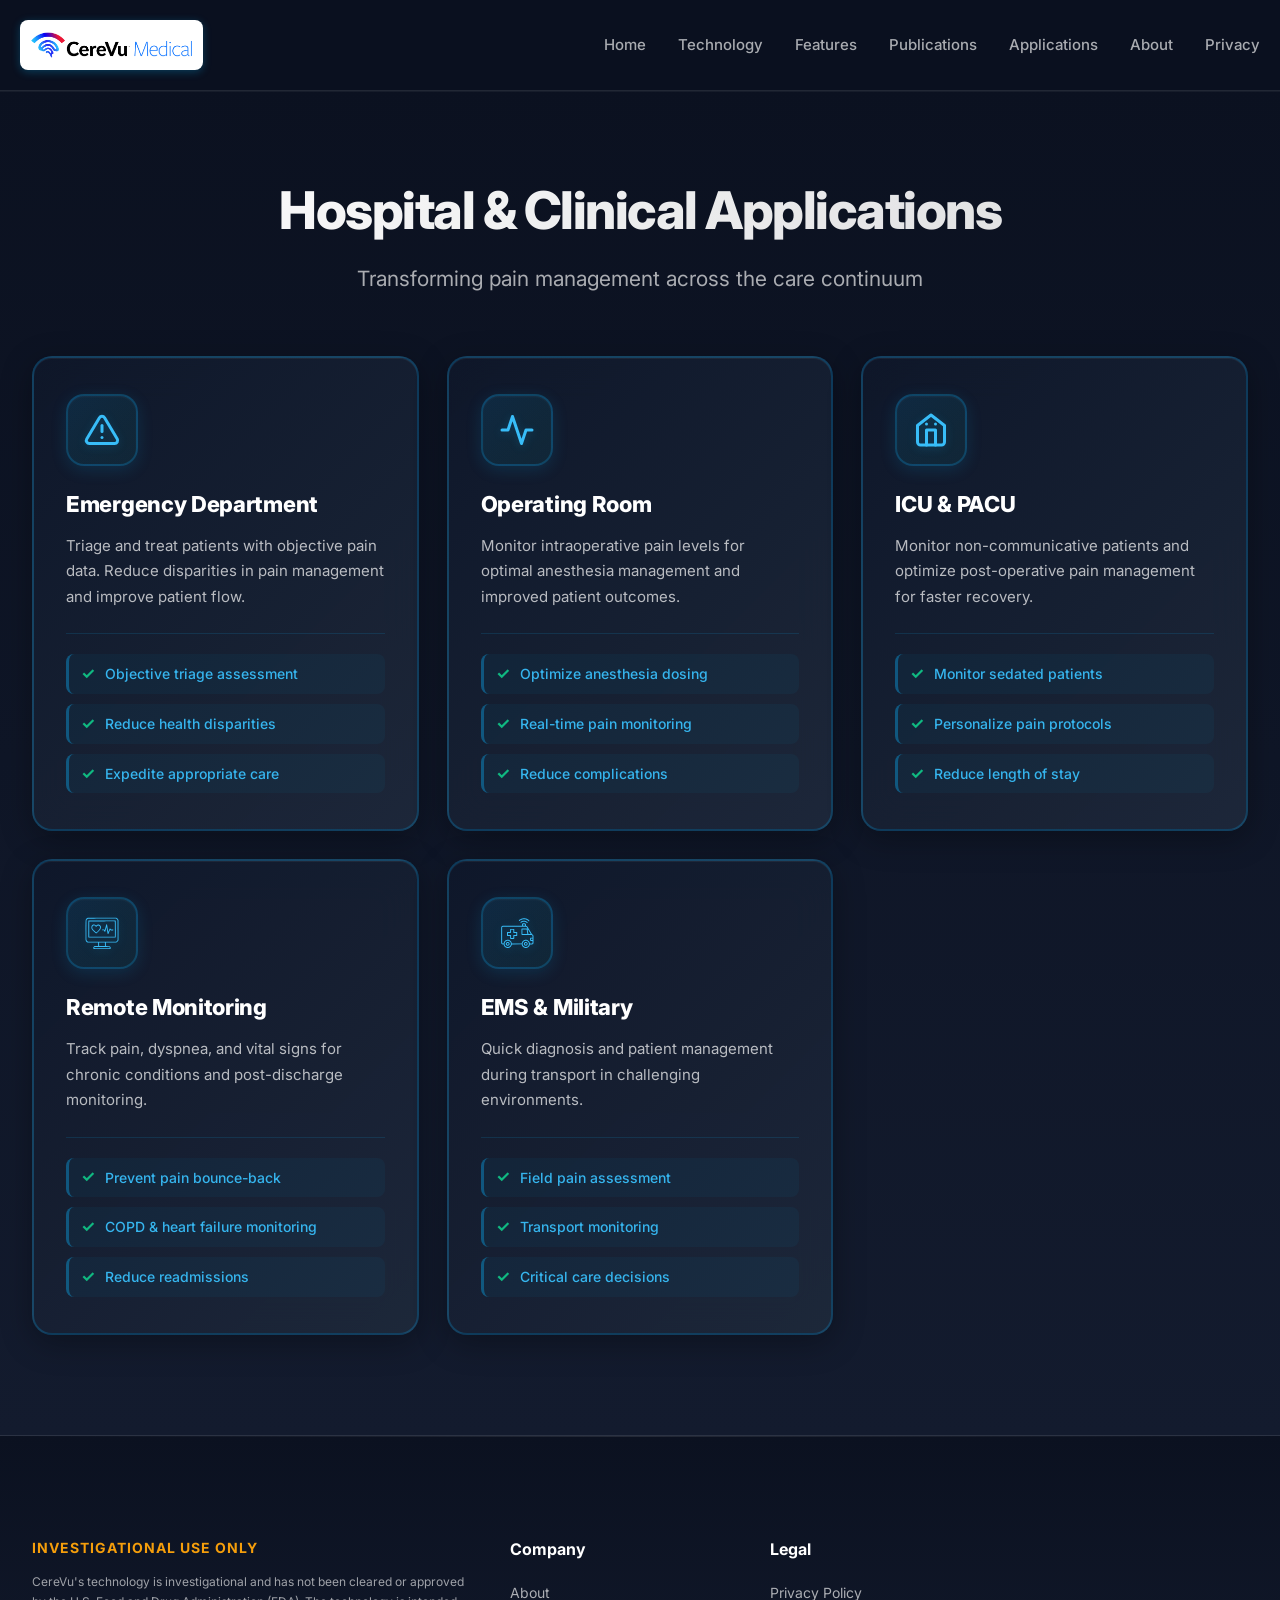
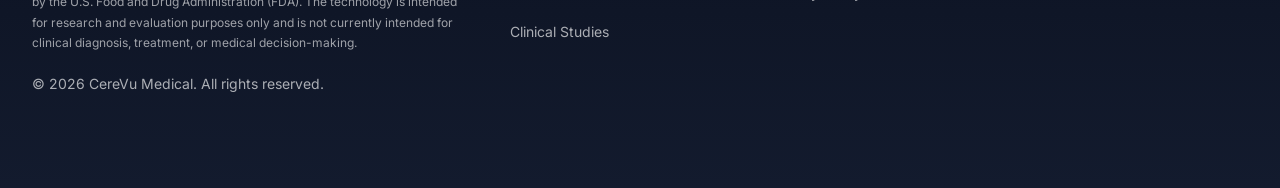
<file: applications.html>
<!DOCTYPE html>
<html lang="en">
<head>
    <meta charset="UTF-8">
    <meta name="viewport" content="width=device-width, initial-scale=1.0">
    <meta name="description" content="CereVu Applications - Hospital and clinical applications for pain management across the care continuum.">
    <meta name="keywords" content="CereVu, hospital applications, emergency department, ICU, operating room, remote monitoring">
    <meta name="author" content="CereVu Medical">
    
    <!-- Open Graph / Facebook -->
    <meta property="og:type" content="website">
    <meta property="og:url" content="https://cerevu.com/applications.html">
    <meta property="og:title" content="CereVu Applications - Hospital & Clinical">
    <meta property="og:description" content="Transforming pain management across the care continuum.">
    <meta property="og:image" content="https://cerevu.com/assets/og-image.png">

    <!-- Twitter -->
    <meta property="twitter:card" content="summary_large_image">
    <meta property="twitter:url" content="https://cerevu.com/applications.html">
    <meta property="twitter:title" content="CereVu Applications - Hospital & Clinical">
    <meta property="twitter:description" content="Transforming pain management across the care continuum.">
    <meta property="twitter:image" content="https://cerevu.com/assets/og-image.png">

    <title>Applications - CereVu</title>
    <link rel="stylesheet" href="styles.css">
    <link rel="icon" type="image/png" href="assets/favicon.png">
    <link rel="apple-touch-icon" href="assets/app-icon.png">
    
    <!-- Google Fonts -->
    <link rel="preconnect" href="https://fonts.googleapis.com">
    <link rel="preconnect" href="https://fonts.gstatic.com" crossorigin>
    <link href="https://fonts.googleapis.com/css2?family=Inter:wght@300;400;500;600;700;800&display=swap" rel="stylesheet">
</head>
<body>
    <!-- Navigation -->
    <nav class="navbar" id="navbar">
        <div class="container nav-container">
            <div class="logo">
                <a href="index.html" style="display: flex; align-items: center; text-decoration: none; gap: 12px;">
                    <img src="assets/CereVu-Medical_H-logo_sm_CMYK.jpg" alt="CereVu Logo" class="logo-icon">
                    <span class="logo-text">CereVu</span>
                </a>
            </div>
            <div class="nav-links">
                <a href="index.html">Home</a>
                <a href="technology.html">Technology</a>
                <a href="features.html">Features</a>
                <a href="clinical.html">Publications</a>
                <a href="applications.html">Applications</a>
                <a href="about.html">About</a>
                <a href="privacy.html">Privacy</a>
            </div>
            <button class="mobile-menu-btn" id="mobile-menu-btn">
                <span></span>
                <span></span>
                <span></span>
            </button>
        </div>
    </nav>

    <!-- Mobile Menu -->
    <div class="mobile-menu" id="mobile-menu">
        <a href="index.html">Home</a>
        <a href="technology.html">Technology</a>
        <a href="features.html">Features</a>
        <a href="clinical.html">Publications</a>
        <a href="applications.html">Applications</a>
        <a href="about.html">About</a>
        <a href="privacy.html">Privacy</a>
    </div>

    <!-- Applications Section -->
    <section class="applications" id="applications" style="margin-top: 80px; min-height: calc(100vh - 80px);">
        <div class="container">
            <div class="section-header">
                <h2 class="section-title">Hospital & Clinical Applications</h2>
                <p class="section-subtitle">Transforming pain management across the care continuum</p>
            </div>
            <div class="applications-grid">
                <div class="app-card">
                    <div class="app-icon">
                        <svg viewBox="0 0 24 24" fill="none" stroke="currentColor" stroke-width="2" stroke-linecap="round" stroke-linejoin="round">
                            <path d="M10.29 3.86L1.82 18a2 2 0 001.71 3h16.94a2 2 0 001.71-3L13.71 3.86a2 2 0 00-3.42 0z"/>
                            <line x1="12" y1="9" x2="12" y2="13"/>
                            <line x1="12" y1="17" x2="12.01" y2="17"/>
                        </svg>
                    </div>
                    <h3 class="app-title">Emergency Department</h3>
                    <p class="app-description">Triage and treat patients with objective pain data. Reduce disparities in pain management and improve patient flow.</p>
                    <ul class="app-benefits">
                        <li>Objective triage assessment</li>
                        <li>Reduce health disparities</li>
                        <li>Expedite appropriate care</li>
                    </ul>
                </div>
                <div class="app-card">
                    <div class="app-icon">
                        <svg viewBox="0 0 24 24" fill="none" stroke="currentColor" stroke-width="2" stroke-linecap="round" stroke-linejoin="round">
                            <path d="M22 12h-4l-3 9L9 3l-3 9H2"/>
                        </svg>
                    </div>
                    <h3 class="app-title">Operating Room</h3>
                    <p class="app-description">Monitor intraoperative pain levels for optimal anesthesia management and improved patient outcomes.</p>
                    <ul class="app-benefits">
                        <li>Optimize anesthesia dosing</li>
                        <li>Real-time pain monitoring</li>
                        <li>Reduce complications</li>
                    </ul>
                </div>
                <div class="app-card">
                    <div class="app-icon">
                        <svg viewBox="0 0 24 24" fill="none" stroke="currentColor" stroke-width="2" stroke-linecap="round" stroke-linejoin="round">
                            <path d="M3 9l9-7 9 7v11a2 2 0 01-2 2H5a2 2 0 01-2-2V9z"/>
                            <path d="M9 22V12h6v10"/>
                            <path d="M9 8h.01"/>
                            <path d="M15 8h.01"/>
                        </svg>
                    </div>
                    <h3 class="app-title">ICU & PACU</h3>
                    <p class="app-description">Monitor non-communicative patients and optimize post-operative pain management for faster recovery.</p>
                    <ul class="app-benefits">
                        <li>Monitor sedated patients</li>
                        <li>Personalize pain protocols</li>
                        <li>Reduce length of stay</li>
                    </ul>
                </div>
                <div class="app-card">
                    <div class="app-icon">
                        <svg viewBox="0 0 494 505" fill="currentColor" stroke="none">
                            <g transform="translate(0,505) scale(0.1,-0.1)">
                                <path d="M725 4670 c-262 -6 -280 -10 -375 -74 -69 -46 -121 -113 -154 -196
-30 -76 -37 -431 -34 -1676 l4 -1159 22 -79 c36 -130 137 -234 272 -278 63
-21 82 -22 765 -27 l700 -6 3 -241 2 -242 -237 -4 c-270 -6 -308 -14 -375 -80
-96 -96 -101 -251 -10 -313 l37 -25 1100 1 c605 0 1122 4 1148 8 77 13 91 34
95 144 4 90 3 93 -30 142 -18 27 -53 63 -76 80 l-44 30 -256 8 c-141 4 -257 9
-258 10 -1 1 -4 112 -6 246 l-3 245 635 -3 c717 -2 801 2 897 50 86 41 153
111 200 205 l38 78 -2 1396 -1 1395 -26 80 c-38 118 -102 191 -221 252 -39 20
-73 28 -155 34 -118 9 -3283 8 -3655 -1z m3733 -145 c59 -21 129 -77 162 -131
18 -28 24 -58 31 -167 4 -73 8 -707 9 -1410 l0 -1278 -21 -42 c-36 -71 -84
-122 -151 -158 l-63 -34 -1955 0 -1955 0 -41 22 c-92 49 -138 106 -173 213
-21 62 -21 79 -20 1004 1 518 4 1130 8 1361 6 410 7 421 29 462 33 63 74 106
134 139 l53 29 825 6 c454 3 1331 5 1950 4 1074 -1 1127 -2 1178 -20z m-1578
-3362 c7 -248 8 -442 4 -455 -5 -17 -33 -18 -408 -18 l-403 0 -7 133 c-5 115
-9 328 -7 350 1 4 186 7 411 7 384 0 410 -1 410 -17z m615 -607 c46 -20 81
-92 69 -143 l-6 -23 -947 1 c-520 1 -1011 4 -1091 8 l-145 6 -9 28 c-12 34 4
69 47 101 28 21 40 21 545 26 1166 12 1500 11 1537 -4z"/>
                                <path d="M1733 4281 c-926 -5 -1155 -9 -1165 -19 -10 -10 -14 -234 -16 -1150
-2 -625 0 -1151 3 -1169 3 -18 13 -34 23 -37 9 -2 865 -8 1902 -11 1675 -6
1887 -5 1905 8 20 15 20 29 24 1069 3 1139 0 1269 -30 1299 -21 21 -128 22
-2646 10z m2538 -286 c4 -88 7 -572 8 -1075 l2 -915 -135 0 c-75 0 -885 1
-1801 3 l-1665 2 0 1065 0 1065 368 1 c202 1 972 5 1712 9 740 3 1381 6 1425
6 l80 -1 6 -160z"/>
                                <path d="M3082 3722 c-20 -20 -65 -174 -157 -537 -31 -121 -60 -224 -65 -229
-6 -6 -24 5 -46 28 l-37 38 -131 -4 c-152 -5 -176 -13 -176 -62 0 -53 18 -61
143 -61 l110 0 52 -89 c31 -54 60 -92 74 -97 29 -11 73 11 88 43 16 35 79 257
123 433 21 82 43 151 49 153 6 2 11 -1 11 -6 0 -30 75 -524 126 -831 15 -92
39 -131 80 -131 27 0 31 7 80 127 20 48 58 142 85 208 27 66 63 155 80 198 17
42 35 77 40 77 6 0 35 -25 65 -56 l55 -57 109 7 c170 10 199 16 216 42 14 20
14 26 -1 54 -9 17 -22 33 -29 36 -8 3 -62 1 -122 -4 -60 -5 -114 -6 -120 -3
-7 3 -37 39 -68 78 -61 77 -80 93 -119 93 -47 0 -82 -61 -186 -330 -29 -74
-57 -139 -61 -144 -13 -13 -17 9 -70 389 -76 544 -87 602 -118 638 -20 22 -57
22 -80 -1z"/>
                                <path d="M1227 3701 c-156 -63 -247 -208 -247 -397 0 -175 88 -327 307 -530
317 -296 357 -324 414 -294 12 7 70 56 128 108 280 253 396 387 451 519 57
137 58 293 3 395 -37 67 -121 143 -200 181 -60 28 -78 32 -153 32 -99 -1 -143
-19 -220 -91 -26 -24 -53 -44 -60 -44 -6 0 -34 20 -61 44 -76 68 -129 90 -229
93 -66 3 -96 -1 -133 -16z m222 -125 c27 -15 70 -59 124 -130 61 -79 105 -71
182 32 64 84 110 112 188 112 68 0 119 -23 173 -77 58 -60 74 -104 74 -209 0
-84 -3 -97 -35 -160 -19 -38 -63 -105 -98 -149 -99 -123 -368 -375 -401 -375
-18 0 -116 85 -299 260 -76 71 -190 209 -216 258 -20 39 -41 115 -41 153 0 50
37 157 68 199 29 38 49 56 96 83 38 21 145 23 185 3z"/>
                            </g>
                        </svg>
                    </div>
                    <h3 class="app-title">Remote Monitoring</h3>
                    <p class="app-description">Track pain, dyspnea, and vital signs for chronic conditions and post-discharge monitoring.</p>
                    <ul class="app-benefits">
                        <li>Prevent pain bounce-back</li>
                        <li>COPD & heart failure monitoring</li>
                        <li>Reduce readmissions</li>
                    </ul>
                </div>
                <div class="app-card">
                    <div class="app-icon">
                        <svg viewBox="0 0 2048 1936" fill="currentColor" stroke="none">
                            <path transform="translate(1409,408)" d="m0 0 22 1 21 4 31 9 14 7 18 14 9 12 6 12 3 13 2 29 1 30 1 15 3 3 25 10 17 9 12 8 11 9 9 8 9 11 9 12 17 28 10 18 8 15 9 16 13 23 11 18 9 15 9 16 9 15 11 18 12 19 14 22 11 17 10 16 13 21 12 20 15 28 8 13 13 21 10 17 9 15 7 14 20 12 13 10 13 12 16 16 9 11 6 8 7 14 4 15 2 17v381l-2 20-5 16-8 15-11 12-7 8-15 12-12 7-17 6-18 3h-50l-45-2-7-1h-8l-3 7-3 17-11 35-14 25-12 17-12 16-5 4-7 8-7 7-8 7-7 6-11 7-11 8-33 17-21 7-25 7-22 3-14 1h-13l-27-2-21-5-16-5-18-6-36-18-15-11-8-6-11-9-22-22-10-13-15-24-6-10-11-28-4-13-7-33-557 1-3 4-6 18-7 25-7 19-9 17-6 11-13 17-9 10-14 16-8 7-11 10-13 9-10 7-17 8-16 8-16 6-35 9-16 2-17 1h-13l-28-2-21-5-14-5-15-5-21-10-22-12-18-13-13-12-12-11-12-13-7-9-16-28-7-16-7-19-5-18-4-21-3-5-2-1-18 1-24 2-16-1-16-4-12-6-14-9-10-9-9-10-7-11-4-8-6-18-2-11-1-162v-441l1-229 2-34 4-30 6-18 10-16 11-12 8-7 13-9 14-8 17-6 17-4 506-1h326l214-1 35-1 5-1 1-2v-90l5-10 9-8 10-8 10-7 13-6 22-7 15-4zm-3 55-8 3-11 10-9 7-4 8-1 19v35l3 5 6 2 32 1h46l9-2 4-4 1-2 1-15v-38l-3-8-7-7-14-7-29-5-10-2zm-1163 145-15 1-13 4-16 8-10 9-6 9-4 13-1 9 1 871 3 9 5 7 8 7 7 5 9 3h18l8-2 21-2 5-6 4-11 5-22 11-28 8-16 7-13 10-15 18-22 8-7 10-9 17-13 20-12 16-8 21-9 23-7 20-4 9-1h48l18 2 25 6 18 6 21 10 27 16 18 14 10 8 20 20 9 11 10 13 12 23 7 18 7 24 5 27 3 5 34 1h310l216-1 3-1 4-13 6-25 11-27 8-17 9-15 8-12 8-9 8-11 26-24 13-10 28-16 27-11 24-7 21-4 11-1h47l21 3 19 5 20 8 21 10 17 10 17 12 16 12 14 12 7 7 10 13 11 18 12 24 7 15 10 30 5 20 4 9 1 1h107l9-2 11-6 8-8 5-10 2-12 1-94-2-8-2-2-76-1-17-2-9-3-11-8-6-8-12-26-2-13-1-20v-44l2-22 5-15 5-10 6-8 5-4 17-6 6-1h86l5-3 2-15v-63l-2-12-6-15-4-8-11-14-9-6-11-8-12-2-75-3-60-1-390-1-20-4-11-6-7-7-7-12-2-5-1-7v-293l3-13 6-12 8-7 4-2 29-1h233l47-1 4-2v-6l-7-17-6-9-12-22-10-16-6-8-18-11-18-8-7-2-8-1zm1089 159-1 2v248l2 7 2 2 10 1h260l3-1 1-8-2-28-3-23-5-24-7-44-5-37-4-33-8-47-2-14-2-1zm301 1-1 1v10l3 10 5 43 8 55 5 32 8 54 5 26 4 13 3 5 4 3 17 1 54 2 18 1 7 1h8l5-2 10-2 1-3-9-19-9-16-9-15-12-23-10-16-9-14-19-28-10-15-14-27-8-16-10-18-8-17-8-10-5-5-15-9zm204 518-8 2-4 5-1 2-1 10v54l2 6 6 3h65l5-3 3-10 1-13v-49l-2-5-7-2zm-1358 121-20 3-24 9-25 12-16 10-11 7-12 11-9 9-8 10-7 10-10 15-6 14-6 12-4 16-4 25v26l4 27 4 19 16 32 9 14 11 15 8 9 7 8 10 8 9 6 17 9 14 7 10 4 28 9 8 1h43l12-2 26-9 10-3 17-8 19-12 14-10 9-8 14-16 6-8 8-11 11-20 5-11 5-21 5-33-1-19-5-32-4-15-9-20-6-11-8-10-12-14-10-10-13-10-14-10-11-7-10-6-20-9-21-8-15-3-9-1zm1028 0-19 3-26 9-20 9-14 9-17 12-8 8-8 7-12 14-5 7-4 7-7 10-7 14-7 18-6 23-2 11-1 12v11l3 21 8 31 9 22 9 13 9 15 8 10 4 2 2 4 10 9 11 8 21 14 19 11 27 8 12 4 7 1h37l13-1 33-10 15-6 21-11 10-7 8-6 10-10 9-12 8-11 7-9 7-12 6-10 6-15 3-12 4-29 1-11v-15l-3-27-3-17-9-21-13-24-8-10-9-11-5-6-8-7-9-8-27-18-21-9-20-8-15-3-9-1z"/>
                            <path transform="translate(663,735)" d="m0 0h182l10 2 6 7 6 13 2 11 1 139 146 2 11 4 6 7 4 11v181l-4 16-5 6-13 4h-143l-1 4-1 112-1 14-4 13-6 12-7 6-9 4-20 2h-133l-25-1-10-2-8-6-7-7-4-7-2-10-1-10-1-116-2-7-2-1h-137l-13-2-10-4-6-6-6-17-1-6v-148l1-14 4-16 5-8 6-5 8-3 11-1 135-1 1-1 1-25 3-16 2-23 2-87 2-7 6-7 10-5zm25 51-1 1-1 143-2 17-3 6-5 5-6 2-10 1h-135l-9 2-5 5v114l5 2 25 1 138 1 5 1 2 10 1 152 1 2h119l5-2 1-2 1-138 2-9 4-8 7-5 3-1 137-1 13-2 1-1v-114l-3-6-1-1h-147l-8-2-4-4-3-8-1-7v-148l-3-5z"/>
                            <path transform="translate(1421,130)" d="m0 0 42 1 21 2 28 5 33 8 33 11 26 11 30 16 30 20 26 20 10 8 11 9 9 9 6 10 3 11v9l-4 10-7 8-7 3-7 1h-9l-10-2-7-5-8-11-8-7-10-9-6-4-13-11-16-10-12-8-18-9-15-8-23-10-25-9-36-8-21-5-23-3h-43l-24 3-19 4-32 8-15 4-50 20-11 7-11 4-21 12-12 8-17 14-16 12-7 3h-14l-8-3-6-4-8-13v-10l7-14 3-4h2v-2l11-9 7-6 19-13 16-10 21-12 34-17 27-11 26-8 37-9 32-5 12-1z"/>
                            <path transform="translate(495,1478)" d="m0 0 19 1 12 3 16 8 17 11 10 10 9 7 10 13 8 14 4 13 4 23v10l-5 25-6 15-6 10-7 11-8 8-13 10-16 11-12 5-13 4-13 2h-27l-15-4-15-6-10-6-13-10-10-9-8-9-10-18-9-27-2-14 1-16 5-17 6-15 8-14 8-11 13-12 5-4 15-9 19-8 16-4zm-4 56-10 2-12 5-10 7-6 7-4 8-1 5-1 27 2 12 3 6 9 11 6 5 10 5 14 2h15l10-2 9-5 14-14 6-12 3-16-2-17-4-10-9-11-11-8-13-5-12-2z"/>
                            <path transform="translate(1511,1479)" d="m0 0h31l11 3 25 12 13 9 17 17 10 15 8 16 4 17v31l-2 12-5 13-8 16-7 11-9 10-17 13-13 8-11 4-9 3-13 2h-32l-18-5-16-8-13-11-5-4-7-8-9-10-9-16-6-14-5-17v-22l4-16 8-20 6-11 12-14 9-10 14-10 22-11 14-4zm10 53-11 2-12 6-13 11-6 10-6 15-1 13 2 10 9 17 9 9 10 7 8 3 8 1h14l14-2 10-5 11-10 5-8 2-9v-36l-2-8-4-6-9-9-16-8-6-2-7-1z"/>
                            <path transform="translate(1411,270)" d="m0 0h18l36 3 28 6 25 7 22 9 25 12 15 10 12 9 17 14 13 13 6 10 2 12-2 10-7 11-6 5-6 2-9 1-9-3-11-9-24-24-12-9-19-9-12-5-16-7-35-11-13-4-16-1h-23l-18 1-12 3-19 6-25 7-19 9-16 8-9 6-8 7-8 6-8 7-13 7-4 1h-8l-10-4-6-5-5-9-2-7v-7l4-11 6-8 10-8 10-9 14-8 16-10 25-12 21-7 36-9 21-4z"/>
                        </svg>
                    </div>
                    <h3 class="app-title">EMS & Military</h3>
                    <p class="app-description">Quick diagnosis and patient management during transport in challenging environments.</p>
                    <ul class="app-benefits">
                        <li>Field pain assessment</li>
                        <li>Transport monitoring</li>
                        <li>Critical care decisions</li>
                    </ul>
                </div>
            </div>
        </div>
    </section>

    <!-- Footer -->
    <footer class="footer">
        <div class="container">
            <div class="footer-content">
                <div class="footer-section footer-disclaimer">
                    <h4 class="footer-heading">Investigational Use Only</h4>
                    <p class="footer-description disclaimer-text">CereVu's technology is investigational and has not been cleared or approved by the U.S. Food and Drug Administration (FDA). The technology is intended for research and evaluation purposes only and is not currently intended for clinical diagnosis, treatment, or medical decision-making.</p>
                    <p class="footer-description">© <span id="current-year"></span> CereVu Medical. All rights reserved.</p>
                </div>
                <div class="footer-section">
                    <h4 class="footer-heading">Company</h4>
                    <ul class="footer-links">
                        <li><a href="about.html">About</a></li>
                        <li><a href="clinical.html">Clinical Studies</a></li>
                    </ul>
                </div>
                <div class="footer-section">
                    <h4 class="footer-heading">Legal</h4>
                    <ul class="footer-links">
                        <li><a href="privacy.html">Privacy Policy</a></li>
                    </ul>
                </div>
            </div>
        </div>
    </footer>

    <script src="script.js"></script>
</body>
</html>
</file>
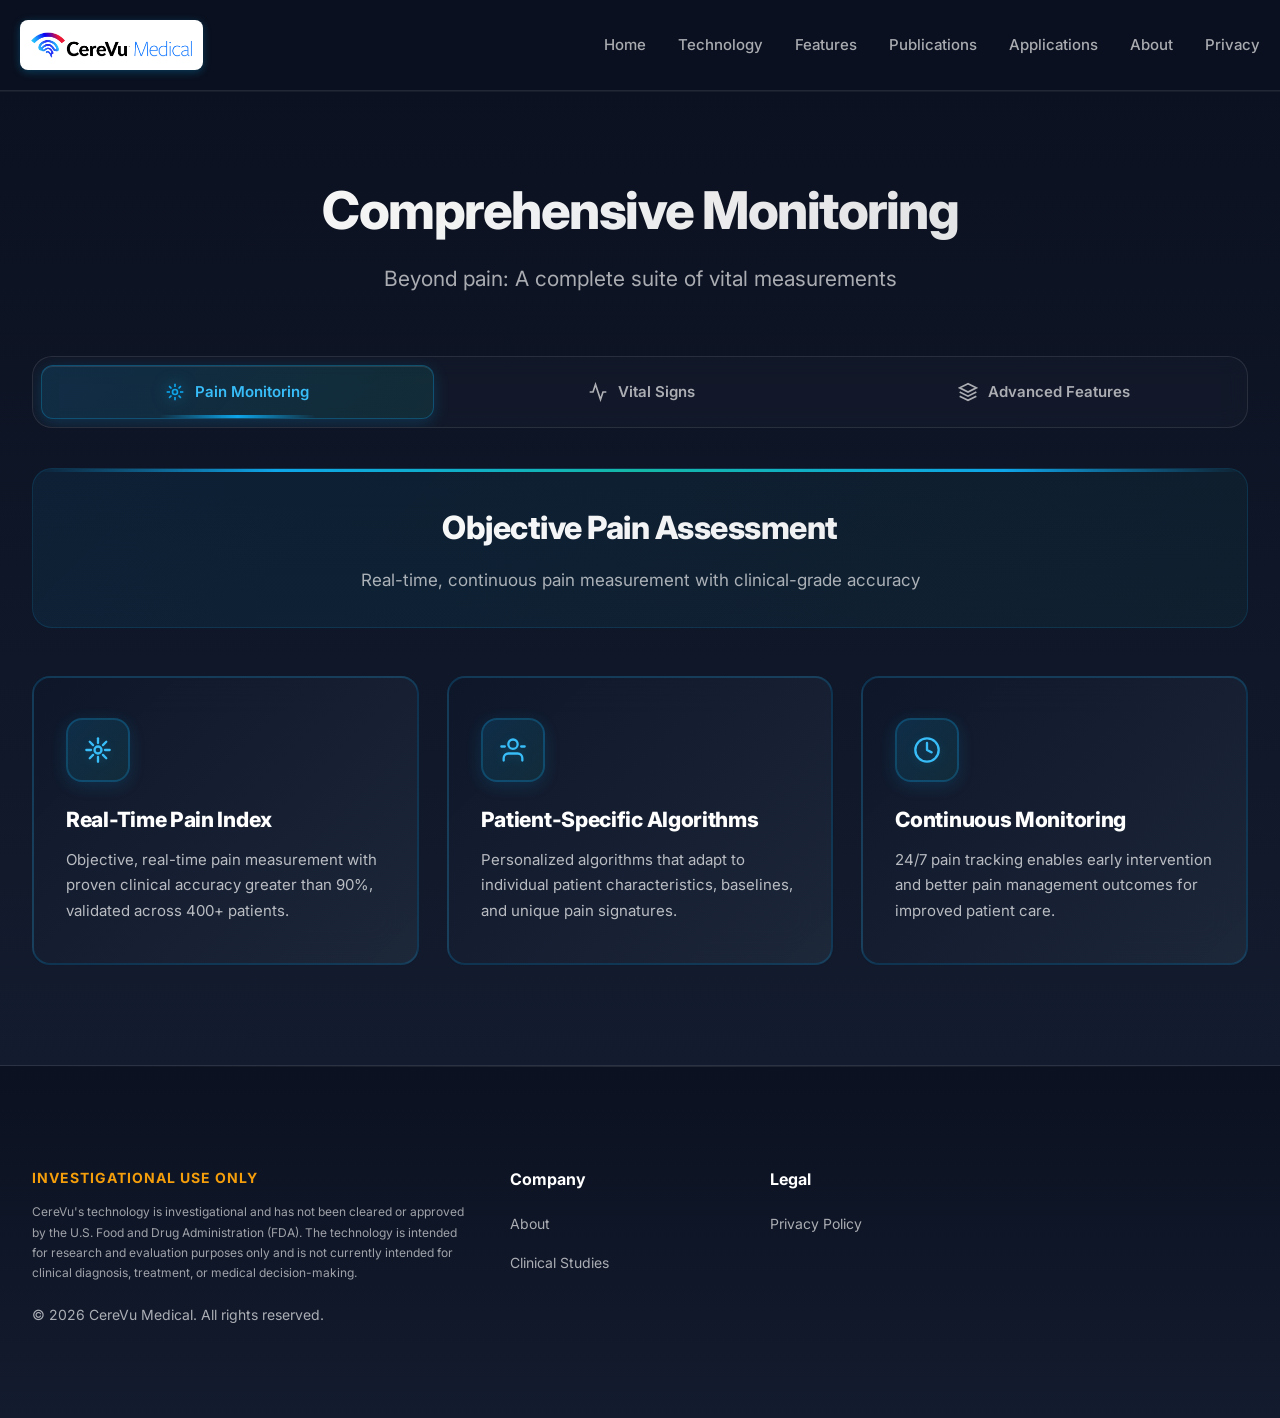
<file: features.html>
<!DOCTYPE html>
<html lang="en">
<head>
    <meta charset="UTF-8">
    <meta name="viewport" content="width=device-width, initial-scale=1.0">
    <meta name="description" content="CereVu Features - Comprehensive pain monitoring, vital signs, and patient-specific algorithms.">
    <meta name="keywords" content="CereVu, pain measurement, vital signs, dyspnea detection, patient monitoring">
    <meta name="author" content="CereVu Medical">
    
    <!-- Open Graph / Facebook -->
    <meta property="og:type" content="website">
    <meta property="og:url" content="https://cerevu.com/features.html">
    <meta property="og:title" content="CereVu Features - Comprehensive Monitoring">
    <meta property="og:description" content="Beyond pain: A complete suite of vital measurements and patient monitoring.">
    <meta property="og:image" content="https://cerevu.com/assets/og-image.png">

    <!-- Twitter -->
    <meta property="twitter:card" content="summary_large_image">
    <meta property="twitter:url" content="https://cerevu.com/features.html">
    <meta property="twitter:title" content="CereVu Features - Comprehensive Monitoring">
    <meta property="twitter:description" content="Beyond pain: A complete suite of vital measurements.">
    <meta property="twitter:image" content="https://cerevu.com/assets/og-image.png">

    <title>Features - CereVu</title>
    <link rel="stylesheet" href="styles.css">
    <link rel="icon" type="image/png" href="assets/favicon.png">
    <link rel="apple-touch-icon" href="assets/app-icon.png">
    
    <!-- Google Fonts -->
    <link rel="preconnect" href="https://fonts.googleapis.com">
    <link rel="preconnect" href="https://fonts.gstatic.com" crossorigin>
    <link href="https://fonts.googleapis.com/css2?family=Inter:wght@300;400;500;600;700;800&display=swap" rel="stylesheet">
</head>
<body>
    <!-- Navigation -->
    <nav class="navbar" id="navbar">
        <div class="container nav-container">
            <div class="logo">
                <a href="index.html" style="display: flex; align-items: center; text-decoration: none; gap: 12px;">
                    <img src="assets/CereVu-Medical_H-logo_sm_CMYK.jpg" alt="CereVu Logo" class="logo-icon">
                    <span class="logo-text">CereVu</span>
                </a>
            </div>
            <div class="nav-links">
                <a href="index.html">Home</a>
                <a href="technology.html">Technology</a>
                <a href="features.html">Features</a>
                <a href="clinical.html">Publications</a>
                <a href="applications.html">Applications</a>
                <a href="about.html">About</a>
                <a href="privacy.html">Privacy</a>
            </div>
            <button class="mobile-menu-btn" id="mobile-menu-btn">
                <span></span>
                <span></span>
                <span></span>
            </button>
        </div>
    </nav>

    <!-- Mobile Menu -->
    <div class="mobile-menu" id="mobile-menu">
        <a href="index.html">Home</a>
        <a href="technology.html">Technology</a>
        <a href="features.html">Features</a>
        <a href="clinical.html">Publications</a>
        <a href="applications.html">Applications</a>
        <a href="about.html">About</a>
        <a href="privacy.html">Privacy</a>
    </div>

    <!-- Features Section -->
    <section class="features" id="features" style="margin-top: 80px; min-height: calc(100vh - 80px);">
        <div class="container">
            <div class="section-header">
                <h2 class="section-title">Comprehensive Monitoring</h2>
                <p class="section-subtitle">Beyond pain: A complete suite of vital measurements</p>
            </div>
            
            <!-- Professional Tabs -->
            <div class="features-tabs-container">
                <div class="tabs-navigation">
                    <button class="tab-button active" data-tab="pain-monitoring">
                        <svg class="tab-icon" viewBox="0 0 24 24" fill="none" stroke="currentColor" stroke-width="2">
                            <path d="M12 2v4"/>
                            <path d="M12 18v4"/>
                            <path d="m4.93 4.93 2.83 2.83"/>
                            <path d="m16.24 16.24 2.83 2.83"/>
                            <path d="M2 12h4"/>
                            <path d="M18 12h4"/>
                            <path d="m4.93 19.07 2.83-2.83"/>
                            <path d="m16.24 7.76 2.83-2.83"/>
                            <circle cx="12" cy="12" r="3"/>
                        </svg>
                        <span>Pain Monitoring</span>
                    </button>
                    <button class="tab-button" data-tab="vital-signs">
                        <svg class="tab-icon" viewBox="0 0 24 24" fill="none" stroke="currentColor" stroke-width="2">
                            <path d="M22 12h-4l-3 9L9 3l-3 9H2"/>
                        </svg>
                        <span>Vital Signs</span>
                    </button>
                    <button class="tab-button" data-tab="advanced-features">
                        <svg class="tab-icon" viewBox="0 0 24 24" fill="none" stroke="currentColor" stroke-width="2">
                            <path d="M12 2L2 7l10 5 10-5-10-5zM2 17l10 5 10-5M2 12l10 5 10-5"/>
                        </svg>
                        <span>Advanced Features</span>
                    </button>
                </div>

                <!-- Tab Content -->
                <div class="tabs-content">
                    <!-- Pain Monitoring Tab -->
                    <div class="tab-content active" id="pain-monitoring">
                        <div class="tab-content-header">
                            <h3 class="tab-content-title">Objective Pain Assessment</h3>
                            <p class="tab-content-subtitle">Real-time, continuous pain measurement with clinical-grade accuracy</p>
                        </div>
                        <div class="features-grid">
                            <div class="feature-card">
                                <div class="feature-icon">
                                    <svg viewBox="0 0 24 24" fill="none" stroke="currentColor" stroke-width="2" stroke-linecap="round" stroke-linejoin="round">
                                        <path d="M12 2v4"/>
                                        <path d="M12 18v4"/>
                                        <path d="m4.93 4.93 2.83 2.83"/>
                                        <path d="m16.24 16.24 2.83 2.83"/>
                                        <path d="M2 12h4"/>
                                        <path d="M18 12h4"/>
                                        <path d="m4.93 19.07 2.83-2.83"/>
                                        <path d="m16.24 7.76 2.83-2.83"/>
                                        <circle cx="12" cy="12" r="3"/>
                                    </svg>
                                </div>
                                <h3 class="feature-title">Real-Time Pain Index</h3>
                                <p class="feature-description">Objective, real-time pain measurement with proven clinical accuracy greater than 90%, validated across 400+ patients.</p>
                            </div>
                            <div class="feature-card">
                                <div class="feature-icon">
                                    <svg viewBox="0 0 24 24" fill="none" stroke="currentColor" stroke-width="2" stroke-linecap="round" stroke-linejoin="round">
                                        <path d="M20 21v-2a4 4 0 0 0-4-4H8a4 4 0 0 0-4 4v2"/>
                                        <circle cx="12" cy="7" r="4"/>
                                        <path d="M22 9h-3"/>
                                        <path d="M5 9H2"/>
                                    </svg>
                                </div>
                                <h3 class="feature-title">Patient-Specific Algorithms</h3>
                                <p class="feature-description">Personalized algorithms that adapt to individual patient characteristics, baselines, and unique pain signatures.</p>
                            </div>
                            <div class="feature-card">
                                <div class="feature-icon">
                                    <svg viewBox="0 0 24 24" fill="none" stroke="currentColor" stroke-width="2" stroke-linecap="round" stroke-linejoin="round">
                                        <circle cx="12" cy="12" r="10"/>
                                        <path d="M12 6v6l4 2"/>
                                    </svg>
                                </div>
                                <h3 class="feature-title">Continuous Monitoring</h3>
                                <p class="feature-description">24/7 pain tracking enables early intervention and better pain management outcomes for improved patient care.</p>
                            </div>
                        </div>
                    </div>

                    <!-- Vital Signs Tab -->
                    <div class="tab-content" id="vital-signs">
                        <div class="tab-content-header">
                            <h3 class="tab-content-title">Comprehensive Vital Signs</h3>
                            <p class="tab-content-subtitle">Complete physiological monitoring in a single device</p>
                        </div>
                        <div class="features-grid">
                            <div class="feature-card">
                                <div class="feature-icon">
                                    <svg viewBox="0 0 24 24" fill="none" stroke="currentColor" stroke-width="2" stroke-linecap="round" stroke-linejoin="round">
                                        <path d="M22 12h-4l-3 9L9 3l-3 9H2"/>
                                    </svg>
                                </div>
                                <h3 class="feature-title">Multi-Parameter Monitoring</h3>
                                <p class="feature-description">Track rSO₂, SpO₂, heart rate, respiratory rate, and body temperature continuously with clinical-grade accuracy.</p>
                            </div>
                            <div class="feature-card">
                                <div class="feature-icon">
                                    <svg viewBox="180 80 260 240" fill="currentColor" stroke="none">
                                        <path d="M301.100525,195.568573 C302.998627,194.033432 304.896698,192.498276 307.042358,190.762894 C313.389221,196.179306 319.651245,201.321762 325.622375,206.782318 C326.876801,207.929489 327.606689,210.232712 327.650299,212.025803 C327.911926,222.781952 327.747650,233.549255 328.064789,244.302841 C328.181854,248.272842 328.690399,252.389816 329.926025,256.141479 C335.939087,274.397980 349.062561,285.628265 366.761322,291.784515 C377.735992,295.601898 388.701202,299.009125 397.947510,306.674988 C403.592072,311.354736 411.848999,309.977692 417.097565,303.902252 C420.276245,300.222809 422.953186,295.775787 424.662994,291.225464 C429.362244,278.719421 429.064392,265.441498 428.023804,252.502350 C426.043884,227.883392 420.210541,204.037964 408.645782,182.030884 C400.056305,165.685577 390.102203,150.172211 373.982635,139.958908 C362.843536,132.901215 350.976959,129.805374 338.083130,134.827927 C330.816193,137.658630 327.316711,143.954102 327.572571,151.591492 C327.899292,161.344513 327.651825,171.116760 327.651825,181.131699 C320.310486,179.320831 318.914703,177.644501 318.914032,171.610245 C318.911285,146.451508 318.910339,121.292770 318.908752,96.134033 C318.908630,94.349747 318.908722,92.565460 318.908722,90.229813 C313.953217,90.229813 309.499298,90.230637 305.045349,90.229645 C295.065338,90.227425 295.074554,90.227058 295.076935,100.100159 C295.082672,123.592758 295.078888,147.085358 295.078766,170.577957 C295.078705,177.667740 294.501678,178.445709 286.330200,181.254120 C286.330200,171.655930 286.036163,162.417618 286.410767,153.206512 C286.805695,143.495590 283.006989,136.468094 273.494354,134.288986 C267.280701,132.865601 260.292664,132.644806 254.065125,133.914322 C241.230392,136.530731 231.889175,145.011459 223.564423,154.809937 C209.612015,171.232376 200.109665,190.059235 193.889374,210.454803 C187.959625,229.897751 184.943527,249.914200 185.727798,270.349823 C186.129913,280.828033 187.932190,291.030029 193.529709,300.095886 C199.218811,309.310150 209.625580,312.163910 217.329041,305.989410 C224.800323,300.000977 233.044785,296.329529 242.067184,293.679535 C247.275818,292.149689 252.472031,290.177338 257.229950,287.588348 C271.388000,279.884369 281.769318,268.855652 284.368256,252.352386 C285.826660,243.091797 287.758789,233.432144 286.557190,224.338165 C284.788422,210.951569 290.156311,202.625992 301.100525,195.568573z"/>
                                    </svg>
                                </div>
                                <h3 class="feature-title">Dyspnea Detection</h3>
                                <p class="feature-description">Advanced respiratory distress monitoring for COPD, heart failure, and pneumonia patients with early warning alerts.</p>
                            </div>
                            <div class="feature-card">
                                <div class="feature-icon">
                                    <svg viewBox="0 0 24 24" fill="none" stroke="currentColor" stroke-width="2" stroke-linecap="round" stroke-linejoin="round">
                                        <path d="M18 20V10"/>
                                        <path d="M12 20V4"/>
                                        <path d="M6 20v-6"/>
                                        <circle cx="18" cy="8" r="1"/>
                                        <circle cx="12" cy="2" r="1"/>
                                        <circle cx="6" cy="12" r="1"/>
                                    </svg>
                                </div>
                                <h3 class="feature-title">Activity Monitoring</h3>
                                <p class="feature-description">Track patient movement patterns and activity levels for comprehensive care insights and mobility assessment.</p>
                            </div>
                        </div>
                    </div>

                    <!-- Advanced Features Tab -->
                    <div class="tab-content" id="advanced-features">
                        <div class="tab-content-header">
                            <h3 class="tab-content-title">Advanced Technology</h3>
                            <p class="tab-content-subtitle">State-of-the-art features for superior patient care</p>
                        </div>
                        <div class="features-grid">
                            <div class="feature-card">
                                <div class="feature-icon">
                                    <svg viewBox="0 0 24 24" fill="none" stroke="currentColor" stroke-width="2" stroke-linecap="round" stroke-linejoin="round">
                                        <path d="M9 12l2 2 4-4m5.618-4.016A11.955 11.955 0 0 1 12 2.944a11.955 11.955 0 0 0-8.618 3.04A12.02 12.02 0 0 0 3 9c0 5.591 3.824 10.29 9 11.622 5.176-1.332 9-6.03 9-11.622 0-1.042-.133-2.052-.382-3.016z"/>
                                    </svg>
                                </div>
                                <h3 class="feature-title">Non-Invasive Design</h3>
                                <p class="feature-description">Comfortable forehead sensor with both single-use and reusable options for maximum flexibility and patient comfort.</p>
                            </div>
                            <div class="feature-card">
                                <div class="feature-icon">
                                    <svg viewBox="0 0 24 24" fill="none" stroke="currentColor" stroke-width="2" stroke-linecap="round" stroke-linejoin="round">
                                        <rect x="2" y="3" width="20" height="14" rx="2" ry="2"/>
                                        <line x1="8" y1="21" x2="16" y2="21"/>
                                        <line x1="12" y1="17" x2="12" y2="21"/>
                                    </svg>
                                </div>
                                <h3 class="feature-title">Real-Time Dashboard</h3>
                                <p class="feature-description">Intuitive interface displays all vital parameters in real-time with customizable alerts and trending capabilities.</p>
                            </div>
                            <div class="feature-card">
                                <div class="feature-icon">
                                    <svg viewBox="0 0 24 24" fill="none" stroke="currentColor" stroke-width="2" stroke-linecap="round" stroke-linejoin="round">
                                        <path d="M21 16V8a2 2 0 0 0-1-1.73l-7-4a2 2 0 0 0-2 0l-7 4A2 2 0 0 0 3 8v8a2 2 0 0 0 1 1.73l7 4a2 2 0 0 0 2 0l7-4A2 2 0 0 0 21 16z"/>
                                        <polyline points="3.27 6.96 12 12.01 20.73 6.96"/>
                                        <line x1="12" y1="22.08" x2="12" y2="12"/>
                                    </svg>
                                </div>
                                <h3 class="feature-title">Cloud Integration</h3>
                                <p class="feature-description">Secure data storage and remote monitoring capabilities with HIPAA-compliant cloud infrastructure.</p>
                            </div>
                        </div>
                    </div>
                </div>
            </div>
        </div>
    </section>

    <!-- Footer -->
    <footer class="footer">
        <div class="container">
            <div class="footer-content">
                <div class="footer-section footer-disclaimer">
                    <h4 class="footer-heading">Investigational Use Only</h4>
                    <p class="footer-description disclaimer-text">CereVu's technology is investigational and has not been cleared or approved by the U.S. Food and Drug Administration (FDA). The technology is intended for research and evaluation purposes only and is not currently intended for clinical diagnosis, treatment, or medical decision-making.</p>
                    <p class="footer-description">© <span id="current-year"></span> CereVu Medical. All rights reserved.</p>
                </div>
                <div class="footer-section">
                    <h4 class="footer-heading">Company</h4>
                    <ul class="footer-links">
                        <li><a href="about.html">About</a></li>
                        <li><a href="clinical.html">Clinical Studies</a></li>
                    </ul>
                </div>
                <div class="footer-section">
                    <h4 class="footer-heading">Legal</h4>
                    <ul class="footer-links">
                        <li><a href="privacy.html">Privacy Policy</a></li>
                    </ul>
                </div>
            </div>
        </div>
    </footer>

    <script src="script.js"></script>
</body>
</html>
</file>
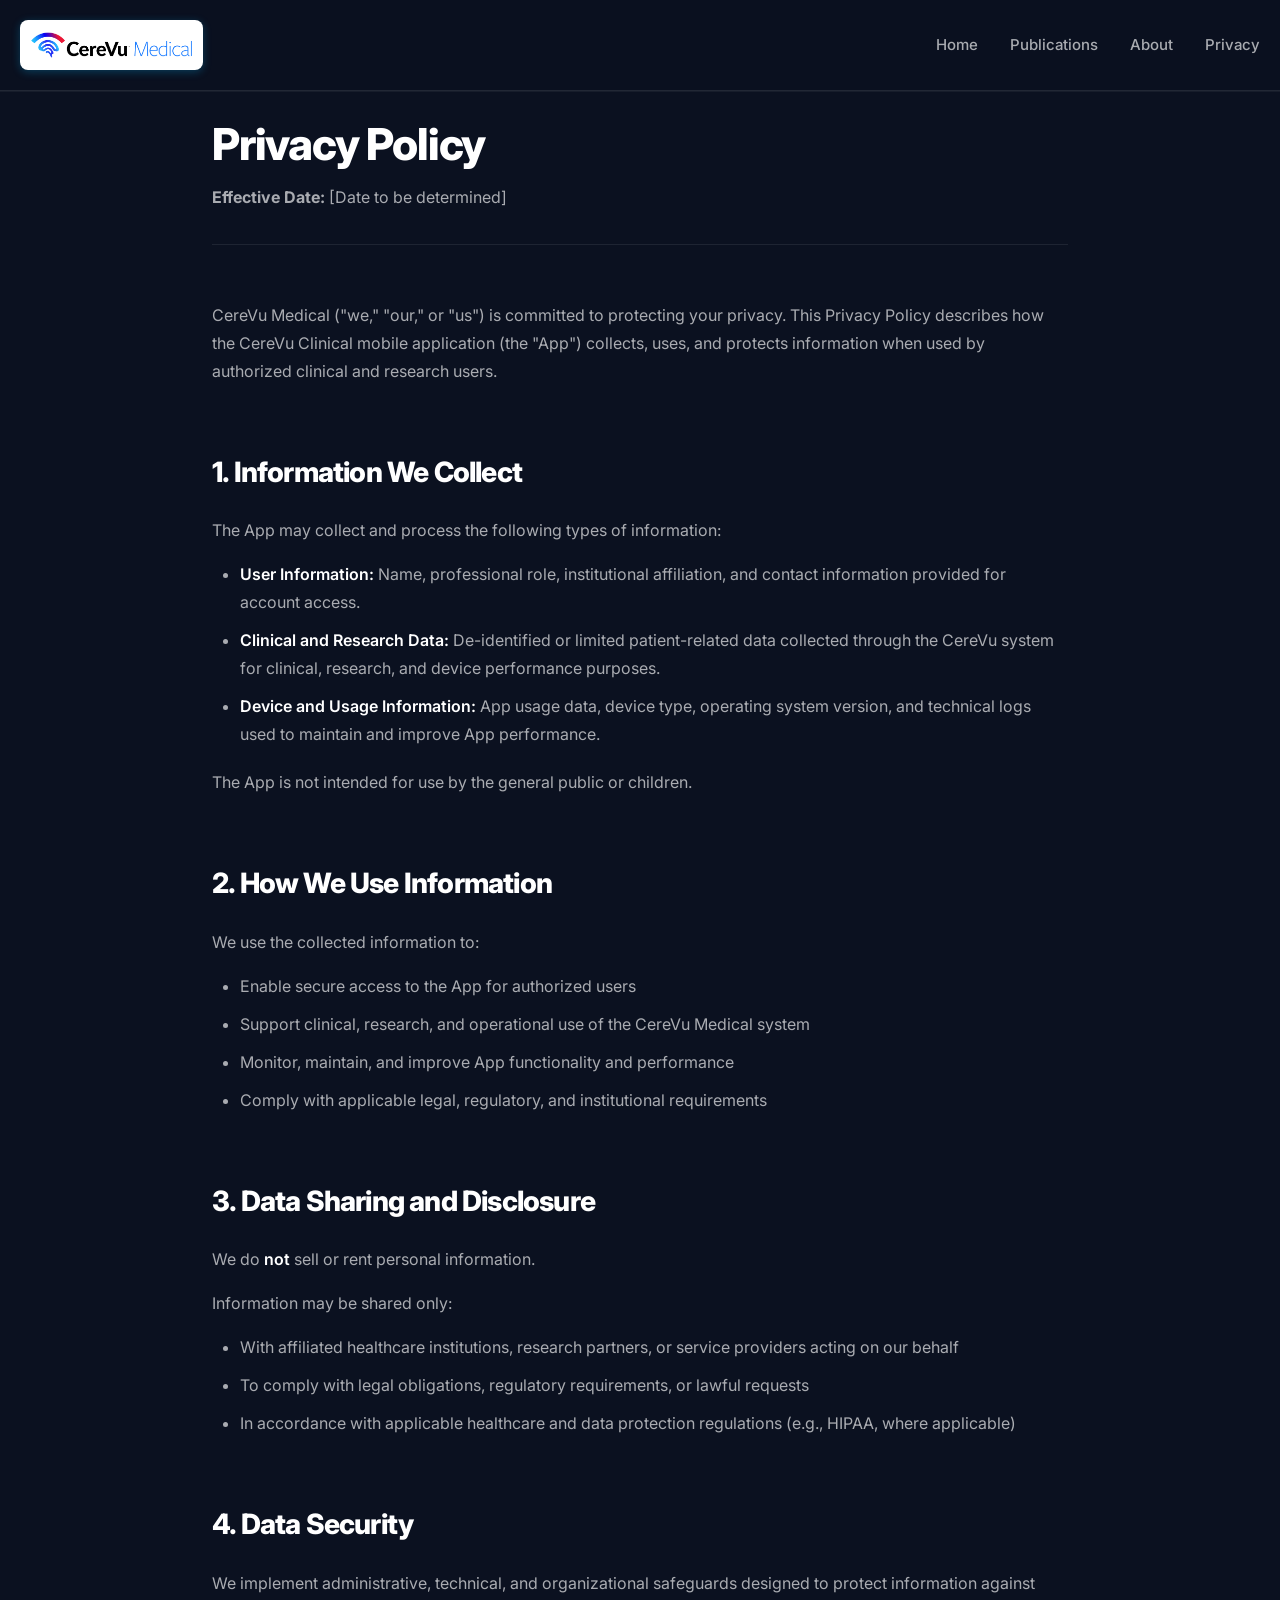
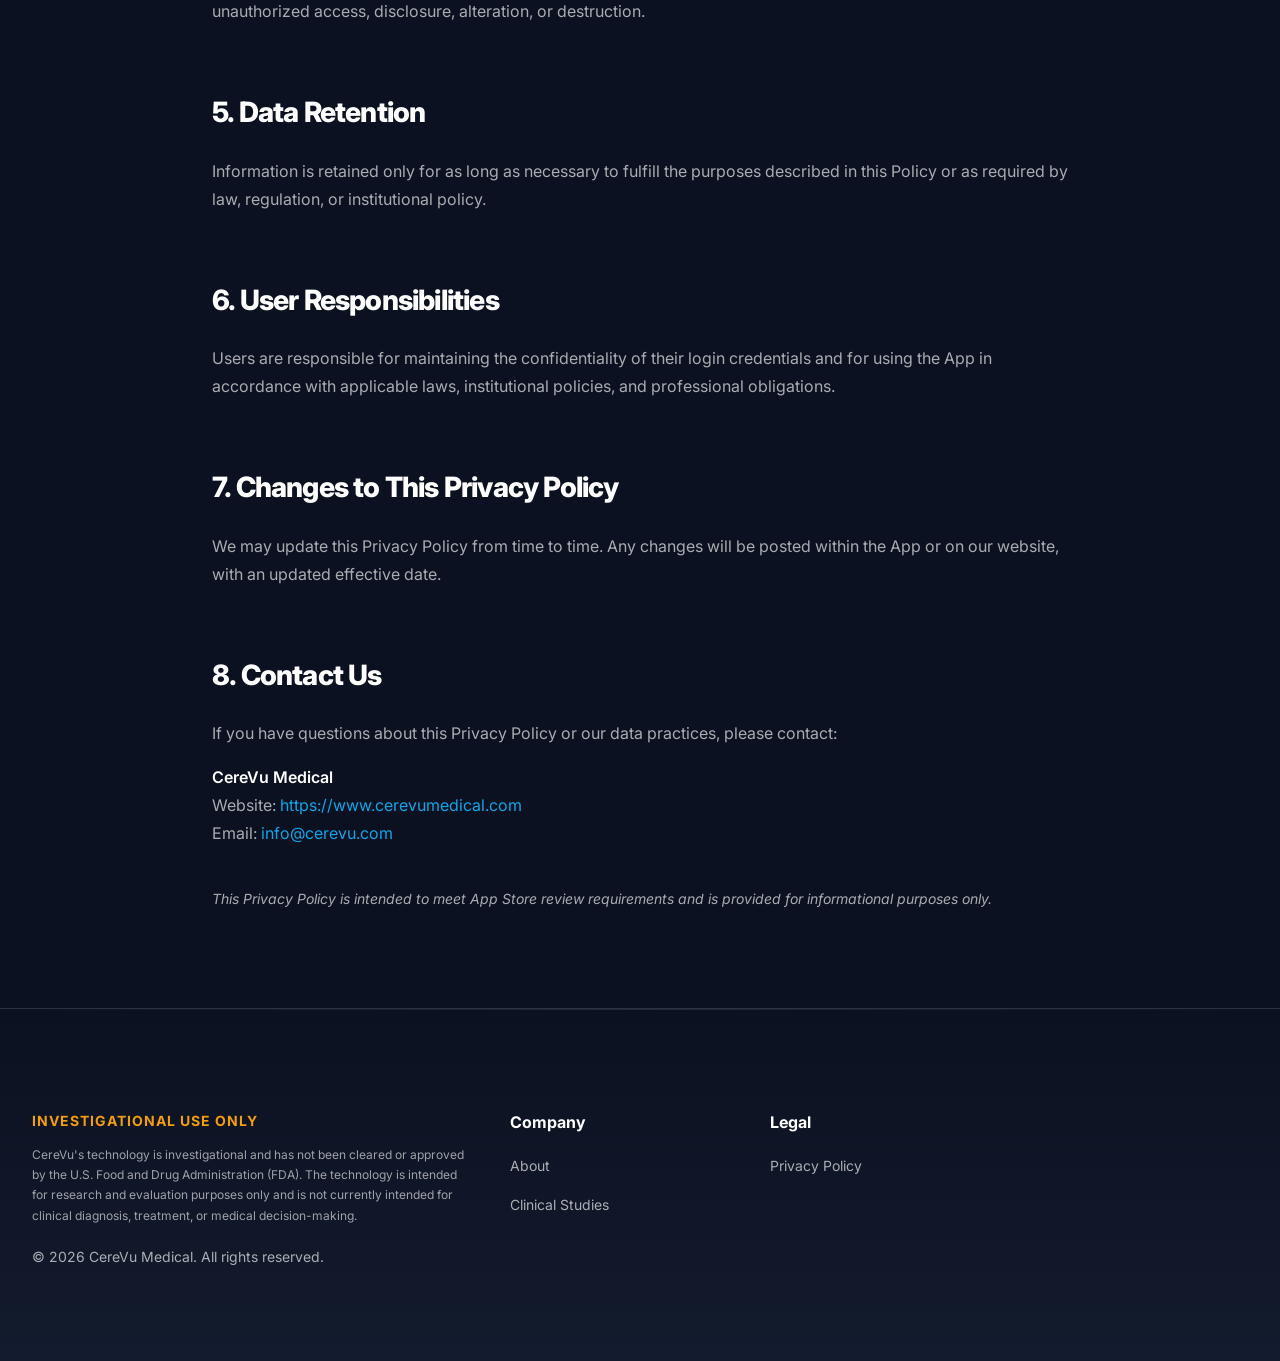
<file: privacy.html>
<!DOCTYPE html>
<html lang="en">
<head>
    <meta charset="UTF-8">
    <meta name="viewport" content="width=device-width, initial-scale=1.0">
    <meta name="description" content="CereVu Medical Privacy Policy - Learn how we collect, use, and protect your information.">
    <title>Privacy Policy - CereVu Medical</title>
    <link rel="stylesheet" href="styles.css">
    <link rel="icon" type="image/png" href="assets/favicon.png">
    <link rel="apple-touch-icon" href="assets/app-icon.png">
    
    <!-- Google Fonts -->
    <link rel="preconnect" href="https://fonts.googleapis.com">
    <link rel="preconnect" href="https://fonts.gstatic.com" crossorigin>
    <link href="https://fonts.googleapis.com/css2?family=Inter:wght@300;400;500;600;700;800&display=swap" rel="stylesheet">
    
    <style>
        .privacy-policy {
            padding: 120px 0 80px;
            background: var(--background);
            min-height: 100vh;
        }

        .privacy-container {
            max-width: 920px;
            margin: 0 auto;
            padding: 0 32px;
        }

        .privacy-header {
            text-align: left;
            margin-bottom: 56px;
            padding-bottom: 32px;
            border-bottom: 1px solid rgba(255, 255, 255, 0.08);
        }

        .privacy-header h1 {
            font-size: 44px;
            font-weight: 800;
            color: var(--text-primary);
            margin-bottom: 0;
            letter-spacing: -1.2px;
            line-height: 1.1;
        }

        .privacy-intro {
            font-size: 17px;
            line-height: 1.7;
            color: var(--text-secondary);
            margin: 32px 0;
        }

        .privacy-intro strong {
            color: var(--text-primary);
            font-weight: 600;
        }

        .privacy-summary-box {
            background: rgba(255, 255, 255, 0.02);
            border: 1px solid rgba(255, 255, 255, 0.08);
            border-radius: 12px;
            padding: 28px 32px;
            margin: 32px 0;
        }

        .privacy-summary-box h4 {
            font-size: 16px;
            font-weight: 700;
            color: var(--text-primary);
            margin: 0 0 16px 0;
            letter-spacing: 0.3px;
        }

        .privacy-summary-box ul {
            margin: 0;
            padding-left: 20px;
            list-style: none;
        }

        .privacy-summary-box li {
            font-size: 15px;
            line-height: 1.8;
            color: var(--text-secondary);
            margin-bottom: 8px;
            position: relative;
            padding-left: 24px;
        }

        .privacy-summary-box li::before {
            content: "•";
            position: absolute;
            left: 0;
            color: var(--primary-color);
            font-weight: bold;
        }

        .privacy-content h2 {
            font-size: 28px;
            font-weight: 800;
            color: var(--text-primary);
            margin-top: 64px;
            margin-bottom: 20px;
            letter-spacing: -0.8px;
        }

        .privacy-content h3 {
            font-size: 20px;
            font-weight: 700;
            color: var(--text-primary);
            margin-top: 40px;
            margin-bottom: 16px;
            letter-spacing: -0.3px;
        }

        .privacy-content h4 {
            font-size: 17px;
            font-weight: 600;
            color: var(--text-primary);
            margin-top: 28px;
            margin-bottom: 12px;
        }

        .privacy-content p {
            font-size: 16px;
            line-height: 1.75;
            color: var(--text-secondary);
            margin-bottom: 16px;
        }

        .privacy-content ul, .privacy-content ol {
            margin-bottom: 20px;
            padding-left: 28px;
        }

        .privacy-content li {
            font-size: 16px;
            line-height: 1.75;
            color: var(--text-secondary);
            margin-bottom: 10px;
        }

        .privacy-content strong {
            color: var(--text-primary);
            font-weight: 600;
        }

        .privacy-content a {
            color: var(--primary-color);
            text-decoration: none;
            transition: var(--transition);
        }

        .privacy-content a:hover {
            color: var(--primary-light);
            text-decoration: underline;
        }

        .contact-section {
            background: rgba(255, 255, 255, 0.02);
            border: 1px solid rgba(255, 255, 255, 0.08);
            padding: 40px;
            border-radius: 12px;
            margin-top: 60px;
        }

        .contact-section h3 {
            margin-top: 0;
            font-size: 20px;
            font-weight: 700;
            color: var(--text-primary);
            margin-bottom: 16px;
        }

        .contact-section p {
            font-size: 15px;
            line-height: 1.7;
            color: var(--text-secondary);
            margin-bottom: 12px;
        }

        .last-updated {
            margin-top: 60px;
            padding-top: 32px;
            border-top: 1px solid rgba(255, 255, 255, 0.08);
            text-align: center;
        }

        .last-updated p {
            font-size: 14px;
            color: var(--text-secondary);
            margin: 0;
        }

        @media (max-width: 768px) {
            .privacy-policy {
                padding: 100px 0 60px;
            }

            .privacy-container {
                padding: 0 20px;
            }

            .privacy-header h1 {
                font-size: 32px;
            }

            .privacy-content h2 {
                font-size: 24px;
            }

            .privacy-content h3 {
                font-size: 18px;
            }

            .privacy-summary-box {
                padding: 20px;
            }

            .contact-section {
                padding: 28px 20px;
            }
        }
    </style>
</head>
<body>
    <!-- Navigation -->
    <nav class="navbar" id="navbar">
        <div class="container nav-container">
            <div class="logo">
                <a href="index.html" style="display: flex; align-items: center; text-decoration: none; gap: 12px;">
                    <img src="assets/CereVu-Medical_H-logo_sm_CMYK.jpg" alt="CereVu Logo" class="logo-icon">
                    <span class="logo-text">CereVu</span>
                </a>
            </div>
            <div class="nav-links">
                <a href="index.html">Home</a>
                <a href="clinical.html">Publications</a>
                <a href="about.html">About</a>
                <a href="privacy.html">Privacy</a>
            </div>
            <button class="mobile-menu-btn" id="mobile-menu-btn">
                <span></span>
                <span></span>
                <span></span>
            </button>
        </div>
    </nav>

    <!-- Mobile Menu -->
    <div class="mobile-menu" id="mobile-menu">
        <a href="index.html">Home</a>
        <a href="clinical.html">Publications</a>
        <a href="about.html">About</a>
        <a href="privacy.html">Privacy</a>
    </div>

    <!-- Privacy Policy Content -->
    <section class="privacy-policy">
        <div class="privacy-container">
            <div class="privacy-header">
                <h1>Privacy Policy</h1>
                <p style="font-size: 16px; color: var(--text-secondary); margin-top: 16px;"><strong>Effective Date:</strong> [Date to be determined]</p>
            </div>

            <div class="privacy-content">
                <div class="privacy-intro">
                    <p>CereVu Medical ("we," "our," or "us") is committed to protecting your privacy. This Privacy Policy describes how the CereVu Clinical mobile application (the "App") collects, uses, and protects information when used by authorized clinical and research users.</p>
                </div>

                <h2>1. Information We Collect</h2>
                <p>The App may collect and process the following types of information:</p>
                <ul>
                    <li><strong>User Information:</strong> Name, professional role, institutional affiliation, and contact information provided for account access.</li>
                    <li><strong>Clinical and Research Data:</strong> De-identified or limited patient-related data collected through the CereVu system for clinical, research, and device performance purposes.</li>
                    <li><strong>Device and Usage Information:</strong> App usage data, device type, operating system version, and technical logs used to maintain and improve App performance.</li>
                </ul>
                <p>The App is not intended for use by the general public or children.</p>

                <h2>2. How We Use Information</h2>
                <p>We use the collected information to:</p>
                <ul>
                    <li>Enable secure access to the App for authorized users</li>
                    <li>Support clinical, research, and operational use of the CereVu Medical system</li>
                    <li>Monitor, maintain, and improve App functionality and performance</li>
                    <li>Comply with applicable legal, regulatory, and institutional requirements</li>
                </ul>

                <h2>3. Data Sharing and Disclosure</h2>
                <p>We do <strong>not</strong> sell or rent personal information.</p>
                <p>Information may be shared only:</p>
                <ul>
                    <li>With affiliated healthcare institutions, research partners, or service providers acting on our behalf</li>
                    <li>To comply with legal obligations, regulatory requirements, or lawful requests</li>
                    <li>In accordance with applicable healthcare and data protection regulations (e.g., HIPAA, where applicable)</li>
                </ul>

                <h2>4. Data Security</h2>
                <p>We implement administrative, technical, and organizational safeguards designed to protect information against unauthorized access, disclosure, alteration, or destruction.</p>

                <h2>5. Data Retention</h2>
                <p>Information is retained only for as long as necessary to fulfill the purposes described in this Policy or as required by law, regulation, or institutional policy.</p>

                <h2>6. User Responsibilities</h2>
                <p>Users are responsible for maintaining the confidentiality of their login credentials and for using the App in accordance with applicable laws, institutional policies, and professional obligations.</p>

                <h2>7. Changes to This Privacy Policy</h2>
                <p>We may update this Privacy Policy from time to time. Any changes will be posted within the App or on our website, with an updated effective date.</p>

                <h2>8. Contact Us</h2>
                <p>If you have questions about this Privacy Policy or our data practices, please contact:</p>
                <p><strong>CereVu Medical</strong><br>
                Website: <a href="https://www.cerevumedical.com">https://www.cerevumedical.com</a><br>
                Email: <a href="mailto:info@cerevu.com">info@cerevu.com</a></p>

                <p style="margin-top: 40px; font-size: 14px; color: var(--text-secondary); font-style: italic;">This Privacy Policy is intended to meet App Store review requirements and is provided for informational purposes only.</p>

            </div>
        </div>
    </section>

    <!-- Footer -->
    <footer class="footer">
        <div class="container">
            <div class="footer-content">
                <div class="footer-section footer-disclaimer">
                    <h4 class="footer-heading">Investigational Use Only</h4>
                    <p class="footer-description disclaimer-text">CereVu's technology is investigational and has not been cleared or approved by the U.S. Food and Drug Administration (FDA). The technology is intended for research and evaluation purposes only and is not currently intended for clinical diagnosis, treatment, or medical decision-making.</p>
                    <p class="footer-description">© <span id="current-year"></span> CereVu Medical. All rights reserved.</p>
                </div>
                <div class="footer-section">
                    <h4 class="footer-heading">Company</h4>
                    <ul class="footer-links">
                        <li><a href="about.html">About</a></li>
                        <li><a href="clinical.html">Clinical Studies</a></li>
                    </ul>
                </div>
                <div class="footer-section">
                    <h4 class="footer-heading">Legal</h4>
                    <ul class="footer-links">
                        <li><a href="privacy.html">Privacy Policy</a></li>
                    </ul>
                </div>
            </div>
        </div>
    </footer>

    <script src="script.js"></script>
</body>
</html>
</file>
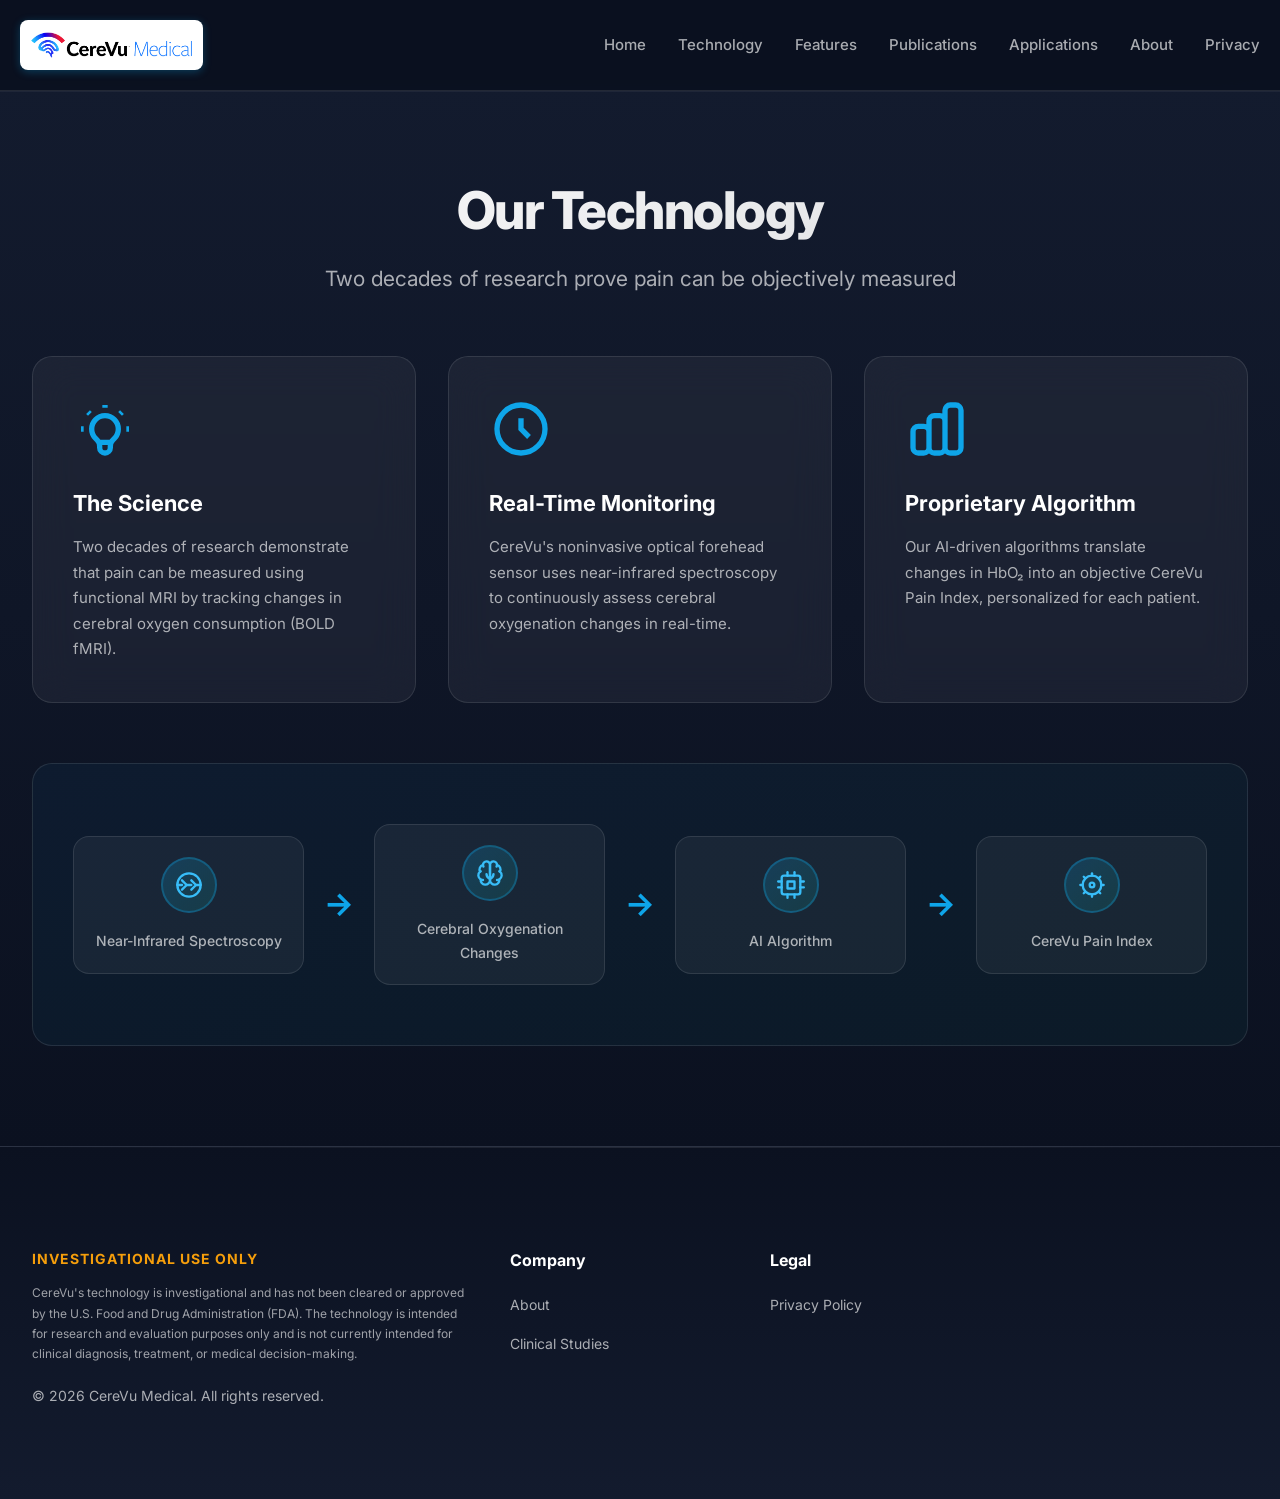
<file: technology.html>
<!DOCTYPE html>
<html lang="en">
<head>
    <meta charset="UTF-8">
    <meta name="viewport" content="width=device-width, initial-scale=1.0">
    <meta name="description" content="CereVu Technology - Objective pain measurement using near-infrared spectroscopy and AI algorithms.">
    <meta name="keywords" content="CereVu, pain measurement, wearable sensor, medical device, pain assessment, healthcare, technology">
    <meta name="author" content="CereVu Medical">
    
    <!-- Open Graph / Facebook -->
    <meta property="og:type" content="website">
    <meta property="og:url" content="https://cerevu.com/technology.html">
    <meta property="og:title" content="CereVu Technology - Objective Pain Measurement">
    <meta property="og:description" content="Two decades of research prove pain can be objectively measured using near-infrared spectroscopy.">
    <meta property="og:image" content="https://cerevu.com/assets/og-image.png">

    <!-- Twitter -->
    <meta property="twitter:card" content="summary_large_image">
    <meta property="twitter:url" content="https://cerevu.com/technology.html">
    <meta property="twitter:title" content="CereVu Technology - Objective Pain Measurement">
    <meta property="twitter:description" content="Two decades of research prove pain can be objectively measured.">
    <meta property="twitter:image" content="https://cerevu.com/assets/og-image.png">

    <title>Technology - CereVu</title>
    <link rel="stylesheet" href="styles.css">
    <link rel="icon" type="image/png" href="assets/favicon.png">
    <link rel="apple-touch-icon" href="assets/app-icon.png">
    
    <!-- Google Fonts -->
    <link rel="preconnect" href="https://fonts.googleapis.com">
    <link rel="preconnect" href="https://fonts.gstatic.com" crossorigin>
    <link href="https://fonts.googleapis.com/css2?family=Inter:wght@300;400;500;600;700;800&display=swap" rel="stylesheet">
</head>
<body>
    <!-- Navigation -->
    <nav class="navbar" id="navbar">
        <div class="container nav-container">
            <div class="logo">
                <a href="index.html" style="display: flex; align-items: center; text-decoration: none; gap: 12px;">
                    <img src="assets/CereVu-Medical_H-logo_sm_CMYK.jpg" alt="CereVu Logo" class="logo-icon">
                    <span class="logo-text">CereVu</span>
                </a>
            </div>
            <div class="nav-links">
                <a href="index.html">Home</a>
                <a href="technology.html">Technology</a>
                <a href="features.html">Features</a>
                <a href="clinical.html">Publications</a>
                <a href="applications.html">Applications</a>
                <a href="about.html">About</a>
                <a href="privacy.html">Privacy</a>
            </div>
            <button class="mobile-menu-btn" id="mobile-menu-btn">
                <span></span>
                <span></span>
                <span></span>
            </button>
        </div>
    </nav>

    <!-- Mobile Menu -->
    <div class="mobile-menu" id="mobile-menu">
        <a href="index.html">Home</a>
        <a href="technology.html">Technology</a>
        <a href="features.html">Features</a>
        <a href="clinical.html">Publications</a>
        <a href="applications.html">Applications</a>
        <a href="about.html">About</a>
        <a href="privacy.html">Privacy</a>
    </div>

    <!-- Technology Section -->
    <section class="technology" id="technology" style="margin-top: 80px; min-height: calc(100vh - 80px);">
        <div class="container">
            <div class="section-header">
                <h2 class="section-title">Our Technology</h2>
                <p class="section-subtitle">Two decades of research prove pain can be objectively measured</p>
            </div>
            <div class="tech-content">
                <div class="tech-explanation">
                    <div class="tech-card">
                        <div class="tech-icon">
                            <svg viewBox="0 0 24 24" fill="none" stroke="currentColor" stroke-width="2">
                                <path d="M9.663 17h4.673M12 3v1m6.364 1.636l-.707.707M21 12h-1M4 12H3m3.343-5.657l-.707-.707m2.828 9.9a5 5 0 117.072 0l-.548.547A3.374 3.374 0 0014 18.469V19a2 2 0 11-4 0v-.531c0-.895-.356-1.754-.988-2.386l-.548-.547z"/>
                            </svg>
                        </div>
                        <h3 class="tech-title">The Science</h3>
                        <p class="tech-description">Two decades of research demonstrate that pain can be measured using functional MRI by tracking changes in cerebral oxygen consumption (BOLD fMRI).</p>
                    </div>
                    <div class="tech-card">
                        <div class="tech-icon">
                            <svg viewBox="0 0 24 24" fill="none" stroke="currentColor" stroke-width="2">
                                <path d="M12 8v4l3 3m6-3a9 9 0 11-18 0 9 9 0 0118 0z"/>
                            </svg>
                        </div>
                        <h3 class="tech-title">Real-Time Monitoring</h3>
                        <p class="tech-description">CereVu's noninvasive optical forehead sensor uses near-infrared spectroscopy to continuously assess cerebral oxygenation changes in real-time.</p>
                    </div>
                    <div class="tech-card">
                        <div class="tech-icon">
                            <svg viewBox="0 0 24 24" fill="none" stroke="currentColor" stroke-width="2">
                                <path d="M9 19v-6a2 2 0 00-2-2H5a2 2 0 00-2 2v6a2 2 0 002 2h2a2 2 0 002-2zm0 0V9a2 2 0 012-2h2a2 2 0 012 2v10m-6 0a2 2 0 002 2h2a2 2 0 002-2m0 0V5a2 2 0 012-2h2a2 2 0 012 2v14a2 2 0 01-2 2h-2a2 2 0 01-2-2z"/>
                            </svg>
                        </div>
                        <h3 class="tech-title">Proprietary Algorithm</h3>
                        <p class="tech-description">Our AI-driven algorithms translate changes in HbO₂ into an objective CereVu Pain Index, personalized for each patient.</p>
                    </div>
                </div>
                <div class="tech-diagram">
                    <div class="diagram-flow">
                        <div class="flow-step">
                            <div class="flow-icon">
                                <svg viewBox="0 0 24 24" fill="none" stroke="currentColor" stroke-width="2" stroke-linecap="round" stroke-linejoin="round">
                                    <path d="M2 12h4"/>
                                    <path d="M6 8l4 4-4 4"/>
                                    <path d="M10 12h4"/>
                                    <path d="M14 8l4 4-4 4"/>
                                    <path d="M18 12h4"/>
                                    <circle cx="12" cy="12" r="10"/>
                                </svg>
                            </div>
                            <p>Near-Infrared Spectroscopy</p>
                        </div>
                        <div class="flow-arrow">→</div>
                        <div class="flow-step">
                            <div class="flow-icon">
                                <svg viewBox="0 0 24 24" fill="none" stroke="currentColor" stroke-width="2" stroke-linecap="round" stroke-linejoin="round">
                                    <path d="M12 5a3 3 0 1 0-5.997.125 4 4 0 0 0-2.526 5.77 4 4 0 0 0 .556 6.588A4 4 0 1 0 12 18Z"/>
                                    <path d="M12 5a3 3 0 1 1 5.997.125 4 4 0 0 1 2.526 5.77 4 4 0 0 1-.556 6.588A4 4 0 1 1 12 18Z"/>
                                    <path d="M15 13a4.5 4.5 0 0 1-3 4 4.5 4.5 0 0 1-3-4"/>
                                    <path d="M17.599 6.5a3 3 0 0 0 .399-1.375"/>
                                    <path d="M6.003 5.125A3 3 0 0 0 6.401 6.5"/>
                                    <path d="M3.477 10.896a4 4 0 0 1 .585-.396"/>
                                    <path d="M19.938 10.5a4 4 0 0 1 .585.396"/>
                                    <path d="M6 18a4 4 0 0 1-1.967-.516"/>
                                    <path d="M19.967 17.484A4 4 0 0 1 18 18"/>
                                </svg>
                            </div>
                            <p>Cerebral Oxygenation Changes</p>
                        </div>
                        <div class="flow-arrow">→</div>
                        <div class="flow-step">
                            <div class="flow-icon">
                                <svg viewBox="0 0 24 24" fill="none" stroke="currentColor" stroke-width="2" stroke-linecap="round" stroke-linejoin="round">
                                    <rect x="4" y="4" width="16" height="16" rx="2" ry="2"/>
                                    <rect x="9" y="9" width="6" height="6"/>
                                    <line x1="9" y1="1" x2="9" y2="4"/>
                                    <line x1="15" y1="1" x2="15" y2="4"/>
                                    <line x1="9" y1="20" x2="9" y2="23"/>
                                    <line x1="15" y1="20" x2="15" y2="23"/>
                                    <line x1="20" y1="9" x2="23" y2="9"/>
                                    <line x1="20" y1="14" x2="23" y2="14"/>
                                    <line x1="1" y1="9" x2="4" y2="9"/>
                                    <line x1="1" y1="14" x2="4" y2="14"/>
                                </svg>
                            </div>
                            <p>AI Algorithm</p>
                        </div>
                        <div class="flow-arrow">→</div>
                        <div class="flow-step">
                            <div class="flow-icon">
                                <svg viewBox="0 0 24 24" fill="none" stroke="currentColor" stroke-width="2" stroke-linecap="round" stroke-linejoin="round">
                                    <path d="M12 20a8 8 0 100-16 8 8 0 000 16z"/>
                                    <path d="M12 14a2 2 0 100-4 2 2 0 000 4z"/>
                                    <path d="M12 2v2"/>
                                    <path d="M12 20v2"/>
                                    <path d="m4.93 4.93 1.41 1.41"/>
                                    <path d="m17.66 17.66 1.41 1.41"/>
                                    <path d="M2 12h2"/>
                                    <path d="M20 12h2"/>
                                    <path d="m6.34 17.66-1.41 1.41"/>
                                    <path d="m19.07 4.93-1.41 1.41"/>
                                </svg>
                            </div>
                            <p>CereVu Pain Index</p>
                        </div>
                    </div>
                </div>
            </div>
        </div>
    </section>

    <!-- Footer -->
    <footer class="footer">
        <div class="container">
            <div class="footer-content">
                <div class="footer-section footer-disclaimer">
                    <h4 class="footer-heading">Investigational Use Only</h4>
                    <p class="footer-description disclaimer-text">CereVu's technology is investigational and has not been cleared or approved by the U.S. Food and Drug Administration (FDA). The technology is intended for research and evaluation purposes only and is not currently intended for clinical diagnosis, treatment, or medical decision-making.</p>
                    <p class="footer-description">© <span id="current-year"></span> CereVu Medical. All rights reserved.</p>
                </div>
                <div class="footer-section">
                    <h4 class="footer-heading">Company</h4>
                    <ul class="footer-links">
                        <li><a href="about.html">About</a></li>
                        <li><a href="clinical.html">Clinical Studies</a></li>
                    </ul>
                </div>
                <div class="footer-section">
                    <h4 class="footer-heading">Legal</h4>
                    <ul class="footer-links">
                        <li><a href="privacy.html">Privacy Policy</a></li>
                    </ul>
                </div>
            </div>
        </div>
    </footer>

    <script src="script.js"></script>
</body>
</html>
</file>
<file: styles.css>
/* Reset and Base Styles */
* {
    margin: 0;
    padding: 0;
    box-sizing: border-box;
}

:root {
    --primary-color: #0EA5E9;
    --primary-dark: #0284C7;
    --primary-light: #38BDF8;
    --accent-teal: #14B8A6;
    --accent-green: #10B981;
    --background: #0B1120;
    --background-alt: #131B2E;
    --background-section: #0F1624;
    --background-card: rgba(255, 255, 255, 0.03);
    --text-primary: #ffffff;
    --text-secondary: rgba(255, 255, 255, 0.65);
    --text-light: #ffffff;
    --border-color: rgba(255, 255, 255, 0.1);
    --glass-bg: rgba(255, 255, 255, 0.05);
    --glass-border: rgba(255, 255, 255, 0.15);
    --shadow-sm: 0 2px 12px rgba(0, 0, 0, 0.3);
    --shadow-md: 0 4px 20px rgba(0, 0, 0, 0.4);
    --shadow-lg: 0 8px 32px rgba(0, 0, 0, 0.5);
    --shadow-xl: 0 16px 48px rgba(0, 0, 0, 0.6);
    --border-radius: 16px;
    --border-radius-lg: 20px;
    --border-radius-xl: 24px;
    --transition: all 0.35s cubic-bezier(0.4, 0, 0.2, 1);
    --spacing-section: 120px;
}

html {
    scroll-behavior: smooth;
}

body {
    font-family: 'Inter', -apple-system, BlinkMacSystemFont, 'Segoe UI', Roboto, Oxygen, Ubuntu, Cantarell, sans-serif;
    line-height: 1.7;
    color: var(--text-primary);
    background-color: var(--background);
    overflow-x: hidden;
    -webkit-font-smoothing: antialiased;
    -moz-osx-font-smoothing: grayscale;
}

/* Custom Scrollbar */
::-webkit-scrollbar {
    width: 12px;
}

::-webkit-scrollbar-track {
    background: var(--background);
}

::-webkit-scrollbar-thumb {
    background: linear-gradient(180deg, var(--primary-color), var(--primary-dark));
    border-radius: 6px;
    border: 2px solid var(--background);
}

::-webkit-scrollbar-thumb:hover {
    background: linear-gradient(180deg, var(--primary-light), var(--primary-color));
}

/* Firefox scrollbar */
* {
    scrollbar-width: thin;
    scrollbar-color: var(--primary-color) var(--background);
}

/* Text Selection */
::selection {
    background: var(--primary-color);
    color: var(--background);
}

::-moz-selection {
    background: var(--primary-color);
    color: var(--background);
}

.container {
    max-width: 1280px;
    margin: 0 auto;
    padding: 0 32px;
}

/* Navigation */
.navbar {
    position: fixed;
    top: 0;
    left: 0;
    right: 0;
    background-color: rgba(11, 17, 32, 0.9);
    backdrop-filter: blur(24px);
    -webkit-backdrop-filter: blur(24px);
    border-bottom: 1px solid var(--border-color);
    z-index: 1000;
    transition: var(--transition);
    box-shadow: 0 1px 0 rgba(255, 255, 255, 0.05);
}

.navbar.scrolled {
    background-color: rgba(10, 15, 30, 0.95);
    box-shadow: var(--shadow-md);
}

.nav-container {
    display: flex;
    justify-content: space-between;
    align-items: center;
    padding: 20px;
}

.logo {
    display: flex;
    align-items: center;
    gap: 12px;
}

.logo-icon {
    width: auto;
    height: 50px;
    border-radius: 8px;
    object-fit: contain;
    background: #ffffff;
    padding: 6px;
    box-shadow: 0 2px 8px rgba(14, 165, 233, 0.3);
    transition: var(--transition);
    display: block;
}

.logo-icon:hover {
    transform: scale(1.05);
    box-shadow: 0 4px 12px rgba(14, 165, 233, 0.5);
}

.logo-text {
    display: none;
    font-size: 28px;
    font-weight: 800;
    color: var(--text-primary);
    letter-spacing: 2px;
}

.nav-links {
    display: flex;
    gap: 32px;
    align-items: center;
}

.nav-links a {
    text-decoration: none;
    color: var(--text-secondary);
    font-weight: 500;
    font-size: 15px;
    transition: var(--transition);
    position: relative;
}

.nav-links a::after {
    content: '';
    position: absolute;
    bottom: -4px;
    left: 0;
    width: 0;
    height: 2px;
    background: linear-gradient(90deg, var(--primary-color), var(--primary-light));
    transition: var(--transition);
}

.nav-links a:hover {
    color: var(--text-primary);
}

.nav-links a:hover::after {
    width: 100%;
}

.mobile-menu-btn {
    display: none;
    flex-direction: column;
    gap: 5px;
    background: none;
    border: none;
    cursor: pointer;
    padding: 5px;
}

.mobile-menu-btn span {
    display: block;
    width: 25px;
    height: 3px;
    background-color: var(--text-primary);
    transition: var(--transition);
    border-radius: 2px;
}

.mobile-menu {
    display: none;
    position: fixed;
    top: 70px;
    left: 0;
    right: 0;
    background-color: rgba(10, 15, 30, 0.98);
    backdrop-filter: blur(20px);
    padding: 20px;
    border-bottom: 1px solid var(--border-color);
    flex-direction: column;
    gap: 20px;
    z-index: 999;
}

.mobile-menu a {
    text-decoration: none;
    color: var(--text-secondary);
    font-weight: 500;
    font-size: 16px;
    padding: 10px;
    border-radius: 8px;
    transition: var(--transition);
}

.mobile-menu a:hover {
    background-color: var(--glass-bg);
    color: var(--text-primary);
}

/* Hero Section */
.hero {
    position: relative;
    min-height: 100vh;
    display: flex;
    align-items: center;
    padding-top: 100px;
    padding-bottom: 60px;
    overflow: hidden;
    background: radial-gradient(circle at 50% 0%, rgba(14, 165, 233, 0.15) 0%, rgba(0, 0, 0, 0) 50%);
}

.hero-background {
    position: absolute;
    top: 0;
    left: 0;
    right: 0;
    bottom: 0;
    z-index: -1;
    background: var(--background);
}

.hero-gradient {
    position: absolute;
    top: 0;
    left: 0;
    right: 0;
    bottom: 0;
    background: linear-gradient(135deg, rgba(14, 165, 233, 0.15) 0%, transparent 50%, rgba(20, 184, 166, 0.08) 100%);
    animation: gradientShift 15s ease infinite;
}

@keyframes gradientShift {
    0%, 100% {
        opacity: 1;
        transform: scale(1);
    }
    50% {
        opacity: 0.8;
        transform: scale(1.05);
    }
}

.floating-orb {
    position: absolute;
    border-radius: 50%;
    filter: blur(80px);
    opacity: 0.6;
    animation: float 20s ease-in-out infinite;
}

.orb-1 {
    width: 400px;
    height: 400px;
    background: radial-gradient(circle, rgba(14, 165, 233, 0.4) 0%, transparent 70%);
    top: 10%;
    left: 10%;
    animation-delay: 0s;
}

.orb-2 {
    width: 500px;
    height: 500px;
    background: radial-gradient(circle, rgba(20, 184, 166, 0.3) 0%, transparent 70%);
    bottom: 20%;
    right: 15%;
    animation-delay: 7s;
}

.orb-3 {
    width: 300px;
    height: 300px;
    background: radial-gradient(circle, rgba(16, 185, 129, 0.35) 0%, transparent 70%);
    top: 50%;
    right: 30%;
    animation-delay: 14s;
}

@keyframes float {
    0%, 100% {
        transform: translate(0, 0) scale(1);
    }
    25% {
        transform: translate(30px, -30px) scale(1.1);
    }
    50% {
        transform: translate(-20px, 20px) scale(0.9);
    }
    75% {
        transform: translate(20px, 30px) scale(1.05);
    }
}

.hero-pattern {
    position: absolute;
    top: 0;
    left: 0;
    right: 0;
    bottom: 0;
    background-image: 
        radial-gradient(circle at 20% 50%, rgba(14, 165, 233, 0.03) 0%, transparent 50%),
        radial-gradient(circle at 80% 80%, rgba(20, 184, 166, 0.03) 0%, transparent 50%);
    opacity: 0.5;
}

.hero-container {
    display: grid;
    grid-template-columns: 1fr 1fr;
    gap: 60px;
    align-items: center;
}

.hero-content {
    animation: fadeInUp 0.8s ease-out;
}

.hero-title {
    font-size: 56px;
    font-weight: 800;
    line-height: 1.1;
    margin-bottom: 24px;
    color: var(--text-primary);
    letter-spacing: -1px;
    text-shadow: 0 2px 20px rgba(14, 165, 233, 0.3);
}

.highlight {
    background: linear-gradient(135deg, var(--primary-color) 0%, var(--primary-light) 100%);
    -webkit-background-clip: text;
    -webkit-text-fill-color: transparent;
    background-clip: text;
    position: relative;
    display: inline-block;
    animation: glow 3s ease-in-out infinite;
}

@keyframes glow {
    0%, 100% {
        filter: drop-shadow(0 0 10px rgba(14, 165, 233, 0.5));
    }
    50% {
        filter: drop-shadow(0 0 20px rgba(14, 165, 233, 0.8));
    }
}

.hero-subtitle {
    font-size: 20px;
    color: var(--text-secondary);
    margin-bottom: 40px;
    line-height: 1.6;
}

.hero-buttons {
    display: flex;
    gap: 16px;
    margin-bottom: 60px;
}

.btn {
    display: inline-flex;
    align-items: center;
    justify-content: center;
    gap: 10px;
    padding: 16px 32px;
    border-radius: var(--border-radius-xl);
    font-weight: 600;
    font-size: 16px;
    text-decoration: none;
    transition: var(--transition);
    cursor: pointer;
    border: none;
}

.btn-primary {
    background: linear-gradient(135deg, var(--primary-color) 0%, var(--primary-dark) 100%);
    color: white;
    box-shadow: 0 4px 16px rgba(14, 165, 233, 0.3);
    position: relative;
    overflow: hidden;
    font-weight: 600;
    letter-spacing: 0.3px;
}

.btn-primary::before {
    content: '';
    position: absolute;
    top: 0;
    left: -100%;
    width: 100%;
    height: 100%;
    background: linear-gradient(90deg, transparent, rgba(255, 255, 255, 0.2), transparent);
    transition: left 0.6s ease;
}

.btn-primary:hover::before {
    left: 100%;
}

.btn-primary:hover {
    transform: translateY(-3px);
    box-shadow: 0 8px 24px rgba(14, 165, 233, 0.5);
    background: linear-gradient(135deg, var(--primary-light) 0%, var(--primary-color) 100%);
}

.btn-secondary {
    background-color: rgba(255, 255, 255, 0.05);
    color: var(--text-primary);
    border: 1px solid var(--border-color);
    position: relative;
    overflow: hidden;
    backdrop-filter: blur(10px);
    font-weight: 600;
    letter-spacing: 0.3px;
}

.btn-secondary::before {
    content: '';
    position: absolute;
    top: 0;
    left: 0;
    width: 0;
    height: 100%;
    background: linear-gradient(135deg, rgba(14, 165, 233, 0.2) 0%, rgba(14, 165, 233, 0.1) 100%);
    transition: width 0.4s ease;
    z-index: -1;
}

.btn-secondary:hover::before {
    width: 100%;
}

.btn-secondary:hover {
    border-color: var(--primary-color);
    transform: translateY(-3px);
    box-shadow: 0 6px 20px rgba(14, 165, 233, 0.25);
    background-color: rgba(255, 255, 255, 0.08);
}

.btn-icon {
    width: 20px;
    height: 20px;
}

.hero-stats {
    display: flex;
    gap: 48px;
}

.stat {
    display: flex;
    flex-direction: column;
}

.stat-number {
    font-size: 32px;
    font-weight: 700;
    background: linear-gradient(135deg, var(--primary-color) 0%, var(--primary-light) 100%);
    -webkit-background-clip: text;
    -webkit-text-fill-color: transparent;
    background-clip: text;
    line-height: 1;
    min-width: 100px;
    display: inline-block;
    text-align: center;
}

.stat-label {
    font-size: 14px;
    color: var(--text-secondary);
    margin-top: 4px;
}

/* Hero Device Mockup */
.hero-image {
    display: flex;
    justify-content: center;
    align-items: flex-start;
    padding-top: 20px;
    animation: fadeInUp 0.8s ease-out 0.2s backwards;
    position: relative;
}

.device-glow {
    position: absolute;
    top: 50%;
    left: 50%;
    transform: translate(-50%, -50%);
    width: 120%;
    height: 120%;
    background: radial-gradient(circle, rgba(14, 165, 233, 0.4) 0%, transparent 60%);
    filter: blur(60px);
    animation: pulse 4s ease-in-out infinite;
    z-index: -1;
}

@keyframes pulse {
    0%, 100% {
        opacity: 0.6;
        transform: translate(-50%, -50%) scale(1);
    }
    50% {
        opacity: 0.8;
        transform: translate(-50%, -50%) scale(1.1);
    }
}

.device-mockup {
    position: relative;
    width: 100%;
    max-width: 580px;
}


.sensor-visual {
    position: relative;
    width: 100%;
    padding: 16px;
    background: transparent;
    border-radius: 24px;
    border: none;
    box-shadow: none;
    display: flex;
    flex-direction: column;
    align-items: center;
    gap: 12px;
}

.hero-logo-image {
    width: 100%;
    max-width: 280px;
    height: auto;
    padding: 24px;
    background: linear-gradient(135deg, 
        rgba(240, 249, 255, 0.98) 0%, 
        rgba(224, 242, 254, 0.95) 100%);
    border-radius: 16px;
    box-shadow: 
        0 4px 20px rgba(14, 165, 233, 0.15),
        inset 0 1px 2px rgba(255, 255, 255, 0.8);
    border: 1px solid rgba(14, 165, 233, 0.2);
    animation: logoFloat 6s ease-in-out infinite;
    margin-bottom: 10px;
}

@keyframes logoFloat {
    0%, 100% {
        transform: translateY(0px) scale(1);
    }
    50% {
        transform: translateY(-10px) scale(1.02);
    }
}

/* Professional Brain Signal Analyzer */
.brain-signal-analyzer {
    width: 100%;
    max-width: 800px;
    margin-bottom: 60px;
    background: linear-gradient(135deg, rgba(10, 15, 30, 0.98) 0%, rgba(15, 23, 42, 0.98) 100%);
    border-radius: 16px;
    padding: 16px;
    border: 1px solid rgba(14, 165, 233, 0.4);
    box-shadow: 
        0 25px 70px rgba(14, 165, 233, 0.3),
        inset 0 1px 2px rgba(255, 255, 255, 0.08);
    backdrop-filter: blur(10px);
}

/* Analyzer Header */
.analyzer-header {
    display: flex;
    justify-content: space-between;
    align-items: center;
    margin-bottom: 20px;
    padding-bottom: 16px;
    border-bottom: 1px solid rgba(14, 165, 233, 0.2);
}

.analyzer-title {
    font-size: 16px;
    font-weight: 700;
    color: var(--text-primary);
    display: flex;
    align-items: center;
    gap: 10px;
    letter-spacing: 0.5px;
}

.status-indicator {
    width: 8px;
    height: 8px;
    background: #10B981;
    border-radius: 50%;
    box-shadow: 0 0 12px #10B981;
    animation: statusPulse 2s ease-in-out infinite;
}

@keyframes statusPulse {
    0%, 100% { opacity: 1; transform: scale(1); }
    50% { opacity: 0.6; transform: scale(1.2); }
}

.analyzer-controls {
    display: flex;
    gap: 16px;
}

.control-label {
    font-size: 11px;
    font-weight: 600;
    color: var(--text-secondary);
    text-transform: uppercase;
    letter-spacing: 0.5px;
    padding: 4px 10px;
    background: rgba(14, 165, 233, 0.1);
    border-radius: 4px;
    border: 1px solid rgba(14, 165, 233, 0.2);
}

/* Panel Styles */
.pain-panel,
.time-domain-panel {
    margin-bottom: 20px;
}

.pain-panel:first-child {
    margin-bottom: 20px;
}

.panel-label {
    display: flex;
    justify-content: space-between;
    align-items: baseline;
    margin-bottom: 12px;
    padding: 8px 12px;
    background: rgba(14, 165, 233, 0.05);
    border-radius: 8px;
    border-left: 3px solid #0EA5E9;
}

.panel-label > span:first-child {
    font-size: 13px;
    font-weight: 700;
    color: #38BDF8;
    text-transform: uppercase;
    letter-spacing: 0.8px;
}

.panel-subtitle {
    font-size: 11px;
    color: var(--text-secondary);
    font-weight: 500;
}

/* Masimo Monitor Style Layout */
.monitor-only {
    padding: 0 !important;
    background: transparent !important;
    border: none !important;
    box-shadow: none !important;
}

.masimo-monitor {
    background: linear-gradient(145deg, #ffffff 0%, #f8fafc 50%, #f1f5f9 100%) !important;
    padding: 18px !important;
    border-radius: 20px;
    border: 2px solid rgba(14, 165, 233, 0.3) !important;
    position: relative;
    max-width: 420px;
    margin: 0 auto;
    box-shadow: 0 8px 32px rgba(0, 0, 0, 0.12), 0 0 0 1px rgba(14, 165, 233, 0.1);
}

/* Monitor Logo Header */
.monitor-logo-header {
    background: linear-gradient(145deg, #ffffff 0%, #f8fafc 100%);
    border-radius: 14px;
    padding: 20px 50px;
    margin-bottom: 16px;
    display: flex;
    align-items: center;
    justify-content: center;
    box-shadow: 0 2px 12px rgba(0, 0, 0, 0.08);
    border: 1px solid rgba(14, 165, 233, 0.15);
}

.monitor-logo {
    height: 70px;
    width: auto;
    max-width: 400px;
    object-fit: contain;
}

.waveform-panel {
    margin-bottom: 14px;
    background: linear-gradient(180deg, #f8fafc 0%, #f1f5f9 100%);
    border-radius: 12px;
    padding: 10px;
    border: 1px solid rgba(14, 165, 233, 0.15);
    box-shadow: inset 0 1px 3px rgba(0, 0, 0, 0.06), 0 1px 2px rgba(0, 0, 0, 0.04);
}

.waveform-panel .signal-canvas {
    height: 130px;
    border-radius: 8px;
    background: linear-gradient(180deg, #ffffff 0%, #f8fafc 100%);
    border: 1px solid rgba(14, 165, 233, 0.1);
}

/* Vitals Grid - 2x2 layout like Masimo */
.vitals-grid {
    display: grid;
    grid-template-columns: repeat(2, 1fr);
    gap: 12px;
    margin-bottom: 16px;
    padding: 0 4px;
}

/* Primary Gauges Grid - Pain & Dyspnea (Large) */
.vitals-grid-primary {
    display: grid;
    grid-template-columns: repeat(2, 1fr);
    gap: 16px;
    padding: 4px 8px;
    margin-bottom: 14px;
}

/* Secondary Gauges Grid - All vital signs */
.vitals-grid-secondary {
    display: grid;
    grid-template-columns: repeat(5, 1fr);
    gap: 8px;
    padding: 8px 4px;
}

/* 3-column grid for reduced vital signs */
.vitals-grid-secondary.vitals-grid-3 {
    grid-template-columns: repeat(3, 1fr);
    gap: 12px;
    padding: 12px 8px;
}

/* Large gauge for Pain & Dyspnea */
.vital-gauge-large {
    aspect-ratio: 1;
}

/* Small gauge for vital signs */
.vital-gauge-small {
    aspect-ratio: 1;
}

.vital-gauge-small .vital-value {
    font-size: 24px;
    font-weight: 700;
    line-height: 1;
    color: #1e293b;
}

.vital-gauge-small .vital-label {
    font-size: 10px;
    font-weight: 600;
    letter-spacing: 0.5px;
    text-transform: uppercase;
    margin-top: 4px;
    color: #64748b;
}

.vital-gauge-small .vital-value-display {
    position: absolute;
    top: 68%;
    left: 50%;
    transform: translate(-50%, -50%) !important;
}

/* Vitals Grid - 5 gauges (2+2+1 layout) - Legacy */
.vitals-grid-5 {
    display: grid;
    grid-template-columns: repeat(2, 1fr);
    gap: 12px;
    padding: 0 4px;
}

.vitals-grid-5 .temp-gauge-container {
    grid-column: 1 / -1;
    max-width: 50%;
    justify-self: center;
}

.vital-gauge-container {
    position: relative;
    width: 100%;
    aspect-ratio: 1;
    display: flex;
    align-items: center;
    justify-content: center;
    background: linear-gradient(160deg, #ffffff 0%, #f8fafc 100%);
    border-radius: 14px;
    border: 1px solid rgba(14, 165, 233, 0.12);
    box-shadow: 0 2px 8px rgba(0, 0, 0, 0.06), inset 0 1px 2px rgba(255, 255, 255, 0.8);
}

.vital-gauge-canvas {
    position: absolute;
    top: 0;
    left: 0;
    width: 100%;
    height: 100%;
    z-index: 1;
}

.vital-value-display {
    text-align: center;
    z-index: 10;
    position: absolute;
    top: 50%;
    left: 50%;
    transform: translate(-50%, -20%);
    display: flex;
    flex-direction: column;
    align-items: center;
    justify-content: center;
}

.vital-value {
    font-size: 36px;
    font-weight: 700;
    color: #1e293b;
    line-height: 1;
    margin-bottom: 4px;
    font-family: 'Inter', -apple-system, BlinkMacSystemFont, sans-serif;
    letter-spacing: -1px;
    text-shadow: 0 1px 2px rgba(0, 0, 0, 0.05);
}

.vital-label {
    font-size: 11px;
    color: #64748b;
    font-weight: 600;
    text-transform: uppercase;
    letter-spacing: 1px;
}

.vital-label sub {
    font-size: 9px;
    vertical-align: baseline;
}

/* Vital sign value colors - set dynamically via JS to match gauge */
.vital-value {
    transition: color 0.3s ease;
}

/* Gauge grid responsive */
@media (max-width: 600px) {
    .vitals-grid-secondary {
        grid-template-columns: repeat(3, 1fr);
        gap: 10px;
    }
    
    .vital-gauge-small .vital-value {
        font-size: 20px;
        color: #1e293b;
    }
    
    .vital-gauge-small .vital-label {
        font-size: 9px;
        color: #64748b;
    }
    
    .monitor-actions {
        gap: 12px;
    }
    
    .monitor-action-btn {
        padding: 11px 14px;
        font-size: 10px;
        min-width: 120px;
        max-width: 140px;
    }
}

@media (max-width: 480px) {
    .vitals-grid-primary {
        gap: 10px;
    }
    
    .vitals-grid-secondary {
        grid-template-columns: repeat(3, 1fr);
        gap: 8px;
    }
    
    .vital-gauge-small .vital-value {
        font-size: 18px;
        color: #1e293b;
    }
    
    .vital-gauge-small .vital-label {
        font-size: 8px;
        color: #64748b;
    }
    
    .vitals-grid-5 {
        gap: 8px;
    }
    
    .vitals-grid-5 .temp-gauge-container {
        max-width: 45%;
    }
    
    .monitor-actions {
        gap: 8px;
    }
    
    .monitor-action-btn {
        padding: 10px 10px;
        font-size: 9px;
        min-width: 110px;
        max-width: 125px;
        border-radius: 8px;
    }
}

/* Monitor Actions */
.monitor-actions {
    display: flex;
    justify-content: center;
    align-items: center;
    gap: 16px;
    margin-top: 16px;
    padding: 12px 8px 4px;
}

.monitor-action-btn {
    flex: 1;
    min-width: 140px;
    max-width: 160px;
    padding: 12px 16px;
    border: none;
    border-radius: 10px;
    color: white;
    font-size: 11px;
    font-weight: 600;
    cursor: pointer;
    text-align: center;
    letter-spacing: 0.3px;
    font-family: 'Inter', -apple-system, BlinkMacSystemFont, sans-serif;
    transition: all 0.25s ease;
    position: relative;
    overflow: hidden;
}

.monitor-action-btn::before {
    content: '';
    position: absolute;
    top: 0;
    left: -100%;
    width: 100%;
    height: 100%;
    background: linear-gradient(90deg, transparent, rgba(255, 255, 255, 0.25), transparent);
    transition: left 0.5s ease;
}

.monitor-action-btn:hover::before {
    left: 100%;
}

/* Message Clinic - Blue */
.monitor-action-btn:first-child {
    background: linear-gradient(180deg, #0ea5e9 0%, #0284c7 100%);
    box-shadow: 0 4px 12px rgba(14, 165, 233, 0.3);
}

.monitor-action-btn:first-child:hover {
    transform: translateY(-2px);
    box-shadow: 0 6px 20px rgba(14, 165, 233, 0.45);
    background: linear-gradient(180deg, #38bdf8 0%, #0ea5e9 100%);
}

.monitor-action-btn:first-child:active {
    transform: translateY(0);
    box-shadow: 0 2px 8px rgba(14, 165, 233, 0.3);
}

/* Daily Health Screening - Teal/Green */
.monitor-action-btn:last-child {
    background: linear-gradient(180deg, #14b8a6 0%, #0d9488 100%);
    box-shadow: 0 4px 12px rgba(20, 184, 166, 0.3);
}

.monitor-action-btn:last-child:hover {
    transform: translateY(-2px);
    box-shadow: 0 6px 20px rgba(20, 184, 166, 0.45);
    background: linear-gradient(180deg, #2dd4bf 0%, #14b8a6 100%);
}

.monitor-action-btn:last-child:active {
    transform: translateY(0);
    box-shadow: 0 2px 8px rgba(20, 184, 166, 0.3);
}

/* Legacy classes for compatibility */
.pain-panel,
.time-domain-panel,
.signal-metrics {
    display: none;
}

/* EEG Display */
.eeg-display {
    position: relative;
    width: 100%;
}

.signal-canvas {
    width: 100%;
    height: 140px;
    background: linear-gradient(180deg, #ffffff 0%, #f8fafc 100%);
    border-radius: 12px;
    border: 1px solid rgba(14, 165, 233, 0.15);
    display: block;
}

/* Signal Metrics */
.signal-metrics {
    display: flex;
    justify-content: space-around;
    gap: 16px;
    padding-top: 14px;
    margin-top: 2px;
    border-top: 1px solid rgba(14, 165, 233, 0.2);
}

.metric {
    text-align: center;
    flex: 1;
}

.metric-value {
    font-size: 24px;
    font-weight: 800;
    background: linear-gradient(135deg, #0EA5E9, #38BDF8);
    -webkit-background-clip: text;
    -webkit-text-fill-color: transparent;
    background-clip: text;
    line-height: 1;
    margin-bottom: 6px;
}

.metric-label {
    font-size: 11px;
    color: var(--text-secondary);
    font-weight: 600;
    text-transform: uppercase;
    letter-spacing: 0.5px;
}

.data-visualization {
    width: 100%;
    max-width: 400px;
    height: 80px;
    background: rgba(10, 15, 30, 0.8);
    border-radius: 12px;
    position: relative;
    overflow: hidden;
    border: 1px solid rgba(14, 165, 233, 0.3);
}

.data-line {
    position: absolute;
    bottom: 0;
    left: 0;
    right: 0;
    height: 2px;
    background: linear-gradient(90deg, 
        transparent 0%, 
        var(--primary-color) 20%, 
        var(--accent-teal) 50%, 
        var(--primary-color) 80%, 
        transparent 100%);
    animation: dataFlow 3s linear infinite;
}

@keyframes dataFlow {
    0% {
        transform: translateX(-100%);
    }
    100% {
        transform: translateX(100%);
    }
}

.data-pulse {
    position: absolute;
    top: 50%;
    left: 0;
    right: 0;
    height: 40px;
    transform: translateY(-50%);
    background: linear-gradient(90deg,
        transparent 0%,
        transparent 10%,
        var(--primary-color) 15%,
        transparent 20%,
        transparent 35%,
        var(--accent-teal) 45%,
        var(--primary-light) 50%,
        var(--accent-teal) 55%,
        transparent 65%,
        transparent 80%,
        var(--primary-color) 85%,
        transparent 90%,
        transparent 100%);
    opacity: 0.6;
    animation: pulseMove 4s ease-in-out infinite;
}

@keyframes pulseMove {
    0% {
        transform: translateY(-50%) translateX(-100%);
    }
    100% {
        transform: translateY(-50%) translateX(100%);
    }
}

/* Problem Section */
.problem {
    padding: var(--spacing-section) 0;
    background: linear-gradient(180deg, var(--background) 0%, var(--background-section) 50%, var(--background-alt) 100%);
    position: relative;
}

.problem::before {
    content: '';
    position: absolute;
    top: 0;
    left: 0;
    right: 0;
    height: 1px;
    background: linear-gradient(90deg, transparent 0%, var(--border-color) 50%, transparent 100%);
}

.section-header {
    text-align: center;
    margin-bottom: 60px;
}

.section-title {
    font-size: 52px;
    font-weight: 800;
    margin-bottom: 20px;
    background: linear-gradient(135deg, var(--text-primary) 0%, rgba(255, 255, 255, 0.85) 100%);
    -webkit-background-clip: text;
    -webkit-text-fill-color: transparent;
    background-clip: text;
    letter-spacing: -1.5px;
    line-height: 1.2;
}

.section-subtitle {
    font-size: 21px;
    color: var(--text-secondary);
    max-width: 700px;
    margin: 0 auto;
    font-weight: 400;
    line-height: 1.6;
}

.problem-grid {
    display: grid;
    grid-template-columns: repeat(auto-fit, minmax(300px, 1fr));
    gap: 32px;
    margin-bottom: 60px;
}

.problem-card {
    padding: 48px;
    background: rgba(255, 255, 255, 0.02);
    backdrop-filter: blur(20px);
    border: 1px solid var(--border-color);
    border-radius: var(--border-radius-lg);
    transition: var(--transition);
    text-align: center;
    position: relative;
    overflow: hidden;
}

.problem-card::before {
    content: '';
    position: absolute;
    top: 0;
    left: 0;
    right: 0;
    height: 3px;
    background: linear-gradient(90deg, var(--primary-color), var(--accent-teal));
    transform: scaleX(0);
    transition: transform 0.4s ease;
}

.problem-card:hover {
    transform: translateY(-6px);
    box-shadow: var(--shadow-lg);
    border-color: rgba(14, 165, 233, 0.4);
    background: rgba(255, 255, 255, 0.04);
}

.problem-card:hover::before {
    transform: scaleX(1);
}

.problem-stat {
    font-size: 64px;
    font-weight: 800;
    background: linear-gradient(135deg, var(--primary-color) 0%, var(--accent-teal) 100%);
    -webkit-background-clip: text;
    -webkit-text-fill-color: transparent;
    background-clip: text;
    margin-bottom: 20px;
    line-height: 1;
}

.problem-title {
    font-size: 22px;
    font-weight: 700;
    margin-bottom: 12px;
    color: var(--text-primary);
}

.problem-description {
    font-size: 15px;
    color: var(--text-secondary);
    line-height: 1.7;
}

.problem-statement {
    text-align: center;
    padding: 40px;
    background: linear-gradient(135deg, rgba(14, 165, 233, 0.1) 0%, rgba(20, 184, 166, 0.1) 100%);
    border-radius: var(--border-radius-lg);
    border: 1px solid var(--primary-color);
}

.highlight-text {
    font-size: 24px;
    font-weight: 600;
    color: var(--primary-light);
    font-style: italic;
    margin-bottom: 10px;
}

.citation {
    font-size: 16px;
    color: var(--text-secondary);
}

/* Clinical Excellence Section */
.clinical-excellence {
    padding: var(--spacing-section) 0;
    background: var(--background-alt);
    position: relative;
}

.clinical-excellence::before {
    content: '';
    position: absolute;
    top: 0;
    left: 0;
    right: 0;
    height: 1px;
    background: linear-gradient(90deg, transparent 0%, var(--border-color) 50%, transparent 100%);
}

.excellence-grid {
    display: grid;
    grid-template-columns: repeat(auto-fit, minmax(300px, 1fr));
    gap: 32px;
    margin-bottom: 40px;
}

.excellence-card {
    padding: 48px 32px;
    background: linear-gradient(145deg, rgba(255, 255, 255, 0.03) 0%, rgba(255, 255, 255, 0.01) 100%);
    backdrop-filter: blur(20px);
    border: 1px solid rgba(255, 255, 255, 0.08);
    border-radius: 24px;
    text-align: center;
    transition: all 0.4s cubic-bezier(0.4, 0, 0.2, 1);
    position: relative;
    overflow: hidden;
    display: flex;
    flex-direction: column;
    align-items: center;
    height: 100%;
}

.excellence-card::before {
    content: '';
    position: absolute;
    top: 0;
    left: 0;
    right: 0;
    height: 1px;
    background: linear-gradient(90deg, transparent, rgba(14, 165, 233, 0.5), transparent);
    opacity: 0.5;
    transition: opacity 0.4s ease;
}

.excellence-card:hover {
    transform: translateY(-8px);
    box-shadow: 0 20px 40px rgba(0, 0, 0, 0.4), inset 0 0 0 1px rgba(14, 165, 233, 0.3);
    background: linear-gradient(145deg, rgba(255, 255, 255, 0.05) 0%, rgba(255, 255, 255, 0.02) 100%);
}

.excellence-card:hover::before {
    opacity: 1;
    background: linear-gradient(90deg, transparent, #0EA5E9, transparent);
    box-shadow: 0 0 15px rgba(14, 165, 233, 0.5);
}

.excellence-icon {
    width: 80px;
    height: 80px;
    margin: 0 auto 32px;
    display: flex;
    align-items: center;
    justify-content: center;
    background: linear-gradient(135deg, rgba(14, 165, 233, 0.15) 0%, rgba(20, 184, 166, 0.1) 100%);
    border-radius: 24px;
    box-shadow: 0 8px 32px rgba(14, 165, 233, 0.15), inset 0 1px 1px rgba(255, 255, 255, 0.1);
    border: 1px solid rgba(14, 165, 233, 0.2);
    transition: var(--transition);
    position: relative;
}

.excellence-icon::after {
    content: '';
    position: absolute;
    inset: -4px;
    border-radius: 28px;
    background: linear-gradient(135deg, rgba(14, 165, 233, 0.3), rgba(20, 184, 166, 0.2));
    z-index: -1;
    filter: blur(10px);
    opacity: 0.5;
    transition: opacity 0.4s ease;
}

.excellence-card:hover .excellence-icon {
    transform: scale(1.1) rotate(5deg);
    background: linear-gradient(135deg, rgba(14, 165, 233, 0.25) 0%, rgba(20, 184, 166, 0.2) 100%);
    border-color: rgba(14, 165, 233, 0.4);
    box-shadow: 0 12px 40px rgba(14, 165, 233, 0.25);
}

.excellence-card:hover .excellence-icon::after {
    opacity: 0.8;
}

.excellence-icon svg {
    width: 36px;
    height: 36px;
    color: #38BDF8;
    filter: drop-shadow(0 2px 4px rgba(0, 0, 0, 0.2));
}

.excellence-stat {
    font-size: 56px;
    font-weight: 800;
    background: linear-gradient(135deg, #ffffff 0%, #38BDF8 100%);
    -webkit-background-clip: text;
    -webkit-text-fill-color: transparent;
    background-clip: text;
    margin-bottom: 12px;
    line-height: 1;
    letter-spacing: -1px;
    text-shadow: 0 4px 24px rgba(14, 165, 233, 0.25);
}

.excellence-title {
    font-size: 20px;
    font-weight: 700;
    margin-bottom: 16px;
    color: #ffffff;
    letter-spacing: 0.5px;
    text-transform: uppercase;
}

.excellence-description {
    font-size: 16px;
    color: rgba(255, 255, 255, 0.7);
    line-height: 1.6;
    max-width: 280px;
    margin: 0 auto;
}

.cta-section {
    text-align: center;
    margin-top: 40px;
}

/* Publications Section */
.publications-section {
    margin-top: 64px;
    padding-top: 48px;
    border-top: 1px solid var(--border-color);
}

.publications-heading {
    font-size: 28px;
    font-weight: 700;
    color: var(--text-primary);
    margin-bottom: 40px;
    text-align: center;
    letter-spacing: -0.5px;
}

.publications-grid {
    display: grid;
    grid-template-columns: repeat(2, 1fr);
    gap: 28px;
}

.publication-card {
    display: flex;
    flex-direction: column;
    background: linear-gradient(135deg, rgba(15, 23, 42, 0.8) 0%, rgba(30, 41, 59, 0.6) 100%);
    border: 1px solid var(--border-color);
    border-radius: 20px;
    overflow: hidden;
    text-decoration: none;
    transition: all 0.4s cubic-bezier(0.4, 0, 0.2, 1);
    position: relative;
}

.publication-card::before {
    content: '';
    position: absolute;
    top: 0;
    left: 0;
    right: 0;
    bottom: 0;
    background: linear-gradient(135deg, rgba(56, 189, 248, 0.1) 0%, rgba(20, 184, 166, 0.05) 100%);
    opacity: 0;
    transition: opacity 0.4s ease;
    z-index: 0;
}

.publication-card:hover {
    transform: translateY(-8px);
    border-color: var(--primary-light);
    box-shadow: 
        0 20px 40px rgba(0, 0, 0, 0.3),
        0 0 60px rgba(56, 189, 248, 0.2);
}

.publication-card:hover::before {
    opacity: 1;
}

.publication-card-featured {
    border-color: rgba(56, 189, 248, 0.3);
}

.publication-card-featured::after {
    content: '';
    position: absolute;
    top: 0;
    left: 0;
    right: 0;
    height: 3px;
    background: linear-gradient(90deg, var(--primary-light) 0%, var(--accent-teal) 100%);
}

/* Publication Image Area */
.publication-image {
    position: relative;
    height: 200px;
    overflow: hidden;
}

.publication-image img {
    width: 100%;
    height: 100%;
    object-fit: cover;
    transition: transform 0.5s cubic-bezier(0.4, 0, 0.2, 1), filter 0.5s ease;
    filter: brightness(0.85) saturate(1.1);
}

.publication-card:hover .publication-image img {
    transform: scale(1.08);
    filter: brightness(1) saturate(1.2);
}

.pub-image-overlay {
    position: absolute;
    inset: 0;
    background: linear-gradient(
        180deg,
        rgba(15, 23, 42, 0) 0%,
        rgba(15, 23, 42, 0.2) 50%,
        rgba(15, 23, 42, 0.8) 100%
    );
    z-index: 1;
    transition: opacity 0.4s ease;
}

.publication-card:hover .pub-image-overlay {
    background: linear-gradient(
        180deg,
        rgba(56, 189, 248, 0.15) 0%,
        rgba(15, 23, 42, 0.3) 50%,
        rgba(15, 23, 42, 0.85) 100%
    );
}

.pub-year {
    position: absolute;
    bottom: 12px;
    right: 12px;
    font-size: 12px;
    font-weight: 600;
    color: rgba(255, 255, 255, 0.9);
    background: rgba(0, 0, 0, 0.5);
    padding: 4px 10px;
    border-radius: 20px;
    z-index: 2;
}

.pub-badge {
    position: absolute;
    top: 12px;
    left: 12px;
    font-size: 10px;
    font-weight: 700;
    text-transform: uppercase;
    letter-spacing: 1px;
    color: #fff;
    background: linear-gradient(135deg, var(--primary-color) 0%, var(--accent-teal) 100%);
    padding: 6px 12px;
    border-radius: 20px;
    z-index: 2;
}

/* Publication Content */
.publication-content {
    padding: 24px;
    display: flex;
    flex-direction: column;
    flex-grow: 1;
    position: relative;
    z-index: 1;
}

.publication-meta {
    display: flex;
    align-items: center;
    gap: 12px;
    margin-bottom: 12px;
}

.publication-journal {
    font-size: 11px;
    font-weight: 700;
    text-transform: uppercase;
    letter-spacing: 1.2px;
    color: var(--primary-light);
}

.publication-card:nth-child(2) .publication-journal {
    color: #34D399;
}

.publication-card:nth-child(3) .publication-journal {
    color: #F87171;
}

.publication-type {
    font-size: 10px;
    font-weight: 600;
    color: rgba(255, 255, 255, 0.7);
    background: rgba(255, 255, 255, 0.1);
    padding: 4px 10px;
    border-radius: 4px;
    border: 1px solid rgba(255, 255, 255, 0.1);
}

.publication-title {
    font-size: 17px;
    font-weight: 600;
    color: var(--text-primary);
    line-height: 1.4;
    margin-bottom: 12px;
    transition: color 0.3s ease;
}

.publication-card:hover .publication-title {
    color: var(--primary-light);
}

.publication-excerpt {
    font-size: 13px;
    color: var(--text-secondary);
    line-height: 1.6;
    flex-grow: 1;
    margin-bottom: 16px;
}

.publication-footer {
    display: flex;
    align-items: center;
    gap: 8px;
    padding-top: 16px;
    border-top: 1px solid rgba(255, 255, 255, 0.05);
}

.read-article {
    font-size: 13px;
    font-weight: 600;
    color: var(--primary-light);
    transition: all 0.3s ease;
}

.arrow-icon {
    width: 16px;
    height: 16px;
    color: var(--primary-light);
    transition: transform 0.3s ease;
}

.publication-card:hover .arrow-icon {
    transform: translateX(6px);
}

.publication-card:hover .read-article {
    letter-spacing: 0.5px;
}

/* Latest News Section */
.latest-news {
    padding: var(--spacing-section) 0;
    background: linear-gradient(180deg, var(--background-alt) 0%, var(--background-section) 50%, var(--background) 100%);
    position: relative;
}

.latest-news::before {
    content: '';
    position: absolute;
    top: 0;
    left: 0;
    right: 0;
    height: 1px;
    background: linear-gradient(90deg, transparent 0%, var(--border-color) 50%, transparent 100%);
}

.news-grid {
    display: grid;
    grid-template-columns: repeat(auto-fit, minmax(320px, 1fr));
    gap: 32px;
}

.news-card {
    padding: 40px;
    background: rgba(255, 255, 255, 0.02);
    backdrop-filter: blur(20px);
    border: 1px solid var(--border-color);
    border-radius: var(--border-radius-lg);
    transition: var(--transition);
    position: relative;
}

.news-card:hover {
    transform: translateY(-6px);
    box-shadow: 0 12px 40px rgba(0, 0, 0, 0.4);
    border-color: rgba(14, 165, 233, 0.4);
    background: rgba(255, 255, 255, 0.04);
}

.news-card:hover .news-icon {
    background: rgba(14, 165, 233, 0.2);
    transform: scale(1.05);
}

.news-badge {
    position: absolute;
    top: 16px;
    right: 16px;
    padding: 6px 12px;
    background: linear-gradient(135deg, var(--primary-color) 0%, var(--accent-teal) 100%);
    color: white;
    font-size: 12px;
    font-weight: 600;
    border-radius: 20px;
    text-transform: uppercase;
    letter-spacing: 0.5px;
}

.news-icon {
    width: 64px;
    height: 64px;
    margin-bottom: 24px;
    display: flex;
    align-items: center;
    justify-content: center;
    background: rgba(14, 165, 233, 0.08);
    border-radius: 14px;
    transition: var(--transition);
}

.news-icon svg {
    width: 28px;
    height: 28px;
    color: var(--primary-color);
}

.news-title {
    font-size: 20px;
    font-weight: 700;
    margin-bottom: 12px;
    color: var(--text-primary);
}

.news-description {
    font-size: 15px;
    color: var(--text-secondary);
    line-height: 1.7;
    margin-bottom: 16px;
}

.news-date {
    font-size: 13px;
    color: var(--primary-light);
    font-weight: 500;
}

/* Why CereVu Section */
.why-cerevu {
    padding: var(--spacing-section) 0;
    background: var(--background);
    position: relative;
}

.why-cerevu::before {
    content: '';
    position: absolute;
    top: 0;
    left: 0;
    right: 0;
    height: 1px;
    background: linear-gradient(90deg, transparent 0%, var(--border-color) 50%, transparent 100%);
}

.why-grid {
    display: grid;
    grid-template-columns: repeat(auto-fit, minmax(260px, 1fr));
    gap: 32px;
}

.why-card {
    padding: 36px;
    background: rgba(255, 255, 255, 0.02);
    backdrop-filter: blur(20px);
    border: 1px solid var(--border-color);
    border-radius: var(--border-radius-lg);
    transition: var(--transition);
    border-left: 3px solid transparent;
}

.why-card:hover {
    transform: translateY(-6px);
    box-shadow: 0 12px 40px rgba(0, 0, 0, 0.4);
    border-color: rgba(14, 165, 233, 0.2);
    border-left-color: var(--primary-color);
    background: rgba(255, 255, 255, 0.04);
}

.why-number {
    font-size: 13px;
    font-weight: 800;
    color: var(--primary-color);
    margin-bottom: 20px;
    opacity: 0.6;
    letter-spacing: 2px;
    text-transform: uppercase;
}

.why-title {
    font-size: 20px;
    font-weight: 700;
    margin-bottom: 12px;
    color: var(--text-primary);
}

.why-description {
    font-size: 15px;
    color: var(--text-secondary);
    line-height: 1.7;
}

/* Technology Section */
.technology {
    padding: 100px 0;
    background: linear-gradient(180deg, var(--background-alt) 0%, var(--background) 100%);
}

.tech-content {
    display: grid;
    gap: 60px;
}

.tech-explanation {
    display: grid;
    grid-template-columns: repeat(auto-fit, minmax(300px, 1fr));
    gap: 32px;
}

.tech-card {
    padding: 40px;
    background: var(--glass-bg);
    backdrop-filter: blur(20px);
    border: 1px solid var(--border-color);
    border-radius: var(--border-radius-lg);
    transition: var(--transition);
}

.tech-card:hover {
    transform: translateY(-4px);
    box-shadow: var(--shadow-lg);
    border-color: var(--primary-color);
}

.tech-icon {
    width: 64px;
    height: 64px;
    color: var(--primary-color);
    margin-bottom: 24px;
}

.tech-title {
    font-size: 22px;
    font-weight: 700;
    margin-bottom: 12px;
    color: var(--text-primary);
}

.tech-description {
    font-size: 15px;
    color: var(--text-secondary);
    line-height: 1.7;
}

.tech-diagram {
    padding: 60px 40px;
    background: linear-gradient(135deg, rgba(14, 165, 233, 0.05) 0%, rgba(20, 184, 166, 0.05) 100%);
    border-radius: var(--border-radius-lg);
    border: 1px solid var(--border-color);
}

.diagram-flow {
    display: flex;
    align-items: center;
    justify-content: space-between;
    flex-wrap: wrap;
    gap: 20px;
}

.flow-step {
    flex: 1;
    min-width: 150px;
    text-align: center;
    padding: 20px;
    background: var(--glass-bg);
    border-radius: var(--border-radius);
    border: 1px solid var(--border-color);
}

.flow-icon {
    width: 56px;
    height: 56px;
    margin: 0 auto 16px;
    display: flex;
    align-items: center;
    justify-content: center;
    background: linear-gradient(135deg, rgba(14, 165, 233, 0.2) 0%, rgba(20, 184, 166, 0.15) 100%);
    border-radius: 50%;
    border: 2px solid rgba(14, 165, 233, 0.3);
    padding: 12px;
    transition: var(--transition);
}

.flow-icon svg {
    width: 100%;
    height: 100%;
    color: var(--primary-light);
    transition: var(--transition);
}

.flow-step:hover .flow-icon {
    background: linear-gradient(135deg, rgba(14, 165, 233, 0.3) 0%, rgba(20, 184, 166, 0.25) 100%);
    border-color: var(--primary-color);
    transform: scale(1.1) rotate(5deg);
    box-shadow: 0 8px 20px rgba(14, 165, 233, 0.4);
}

.flow-step:hover .flow-icon svg {
    color: var(--primary-color);
}

.flow-step p {
    font-size: 14px;
    color: var(--text-secondary);
    font-weight: 500;
}

.flow-arrow {
    font-size: 32px;
    color: var(--primary-color);
    font-weight: 700;
}

/* Features Section */
.features {
    padding: 100px 0;
    background: linear-gradient(180deg, var(--background) 0%, var(--background-alt) 100%);
}

.features-grid {
    display: grid;
    grid-template-columns: repeat(auto-fit, minmax(320px, 1fr));
    gap: 32px;
}

.feature-card {
    padding: 40px;
    background: var(--glass-bg);
    backdrop-filter: blur(20px);
    border: 1px solid var(--border-color);
    border-radius: var(--border-radius-lg);
    transition: var(--transition);
}

.feature-card:hover {
    transform: translateY(-4px);
    box-shadow: var(--shadow-lg);
    border-color: var(--primary-color);
    background: var(--background-card);
}

.feature-icon {
    width: 48px;
    height: 48px;
    color: var(--primary-color);
    margin-bottom: 24px;
}

.feature-icon-image {
    background: transparent !important;
    border: none !important;
    padding: 0 !important;
}

.feature-icon-image img {
    width: 100%;
    height: 100%;
    object-fit: contain;
}

.feature-title {
    font-size: 20px;
    font-weight: 700;
    margin-bottom: 12px;
    color: var(--text-primary);
}

.feature-description {
    font-size: 15px;
    color: var(--text-secondary);
    line-height: 1.7;
}

/* Clinical Section */
.clinical {
    padding: 100px 0;
    background: linear-gradient(180deg, var(--background-alt) 0%, var(--background) 100%);
}

.clinical-stats {
    display: grid;
    grid-template-columns: repeat(auto-fit, minmax(250px, 1fr));
    gap: 32px;
    margin-bottom: 60px;
}

.stat-card {
    padding: 48px 40px;
    background: linear-gradient(135deg, 
        rgba(14, 165, 233, 0.95) 0%, 
        rgba(6, 182, 212, 0.95) 50%,
        rgba(2, 132, 199, 0.95) 100%);
    border-radius: var(--border-radius-lg);
    text-align: center;
    box-shadow: 
        0 10px 40px rgba(14, 165, 233, 0.4),
        0 0 0 1px rgba(255, 255, 255, 0.1) inset;
    transition: var(--transition);
    position: relative;
    overflow: hidden;
    border: 1px solid rgba(255, 255, 255, 0.15);
}

.stat-card::before {
    content: '';
    position: absolute;
    top: -50%;
    right: -50%;
    width: 200%;
    height: 200%;
    background: radial-gradient(circle, rgba(255, 255, 255, 0.15) 0%, transparent 70%);
    animation: cardGlow 8s ease-in-out infinite;
}

@keyframes cardGlow {
    0%, 100% {
        transform: translate(0, 0);
        opacity: 0.3;
    }
    50% {
        transform: translate(-20%, -20%);
        opacity: 0.6;
    }
}

.stat-card:hover {
    transform: translateY(-8px) scale(1.02);
    box-shadow: 
        0 20px 60px rgba(14, 165, 233, 0.6),
        0 0 0 1px rgba(255, 255, 255, 0.2) inset;
}

.stat-large {
    font-size: 80px;
    font-weight: 800;
    color: white;
    line-height: 1.1;
    margin-bottom: 16px;
    text-shadow: 0 4px 20px rgba(0, 0, 0, 0.3);
    position: relative;
    z-index: 1;
    padding: 0 4px;
}

.stat-desc {
    font-size: 17px;
    color: rgba(255, 255, 255, 0.95);
    font-weight: 600;
    position: relative;
    z-index: 1;
    letter-spacing: 0.3px;
}

.studies-grid {
    display: grid;
    grid-template-columns: repeat(auto-fit, minmax(300px, 1fr));
    gap: 32px;
    margin-bottom: 60px;
}

.study-card {
    padding: 40px 32px;
    background: linear-gradient(135deg, 
        rgba(17, 24, 39, 0.95) 0%, 
        rgba(30, 41, 59, 0.95) 100%);
    backdrop-filter: blur(20px);
    border: 2px solid rgba(14, 165, 233, 0.3);
    border-radius: var(--border-radius-lg);
    transition: var(--transition);
    position: relative;
    box-shadow: 
        0 8px 32px rgba(0, 0, 0, 0.4),
        inset 0 1px 0 rgba(255, 255, 255, 0.05);
    overflow: hidden;
    min-height: 320px;
    display: flex;
    flex-direction: column;
}

.study-card::before {
    content: '';
    position: absolute;
    top: 0;
    left: 0;
    width: 100%;
    height: 4px;
    background: linear-gradient(90deg, 
        var(--primary-color) 0%, 
        var(--accent-teal) 50%, 
        var(--primary-color) 100%);
}

.study-card:hover {
    transform: translateY(-8px);
    box-shadow: 
        0 16px 48px rgba(14, 165, 233, 0.4),
        inset 0 1px 0 rgba(255, 255, 255, 0.1);
    border-color: var(--primary-color);
}

.study-badge {
    position: absolute;
    top: 24px;
    right: 24px;
    padding: 6px 14px;
    background: linear-gradient(135deg, 
        rgba(16, 185, 129, 0.9) 0%, 
        rgba(20, 184, 166, 0.9) 100%);
    color: white;
    font-size: 10px;
    font-weight: 700;
    border-radius: 20px;
    text-transform: uppercase;
    letter-spacing: 1.2px;
    box-shadow: 0 4px 12px rgba(16, 185, 129, 0.4);
    border: 1px solid rgba(255, 255, 255, 0.2);
}

.study-title {
    font-size: 22px;
    font-weight: 800;
    margin-bottom: 20px;
    color: var(--text-primary);
    padding-right: 80px;
    letter-spacing: -0.3px;
    line-height: 1.3;
}

.study-details {
    display: flex;
    flex-direction: column;
    gap: 10px;
    flex: 1;
}

.study-details p {
    font-size: 14px;
    color: rgba(255, 255, 255, 0.7);
    line-height: 1.6;
    padding: 10px 14px;
    background: rgba(14, 165, 233, 0.05);
    border-radius: 6px;
    border-left: 3px solid rgba(14, 165, 233, 0.3);
    margin: 0;
}

.study-details p strong {
    color: rgba(255, 255, 255, 0.95);
    font-weight: 700;
}

.study-results {
    color: rgba(56, 189, 248, 0.95) !important;
    background: rgba(14, 165, 233, 0.08) !important;
    border-left-color: var(--primary-color) !important;
}

.study-results strong {
    color: white !important;
    font-weight: 800;
}

.clinical-recognition {
    display: flex;
    justify-content: center;
}

.recognition-card {
    display: flex;
    align-items: center;
    gap: 32px;
    padding: 48px;
    background: linear-gradient(135deg, 
        rgba(14, 165, 233, 0.15) 0%, 
        rgba(20, 184, 166, 0.12) 100%);
    border-radius: var(--border-radius-lg);
    border: 2px solid var(--primary-color);
    max-width: 700px;
    box-shadow: 
        0 12px 40px rgba(14, 165, 233, 0.3),
        inset 0 1px 0 rgba(255, 255, 255, 0.1);
    position: relative;
    overflow: hidden;
    transition: var(--transition);
}

.recognition-card::before {
    content: '';
    position: absolute;
    top: 0;
    left: 0;
    width: 6px;
    height: 100%;
    background: linear-gradient(180deg, var(--primary-color) 0%, var(--accent-teal) 100%);
}

.recognition-card:hover {
    transform: translateY(-4px);
    box-shadow: 
        0 20px 60px rgba(14, 165, 233, 0.5),
        inset 0 1px 0 rgba(255, 255, 255, 0.15);
}

.recognition-logo {
    width: 72px;
    height: 72px;
    color: var(--primary-light);
    background: rgba(14, 165, 233, 0.15);
    padding: 16px;
    border-radius: 16px;
    border: 2px solid rgba(14, 165, 233, 0.3);
    box-shadow: 0 4px 16px rgba(14, 165, 233, 0.2);
    flex-shrink: 0;
}

.recognition-content h4 {
    font-size: 22px;
    font-weight: 800;
    margin-bottom: 12px;
    color: var(--text-primary);
    letter-spacing: -0.3px;
}

.recognition-content p {
    font-size: 16px;
    color: var(--text-secondary);
    font-style: italic;
    line-height: 1.6;
}

/* New Study Cards Grid - Redesigned */
.studies-grid-new {
    display: grid;
    grid-template-columns: repeat(3, 1fr);
    gap: 32px;
    margin-bottom: 60px;
}

.study-card-new {
    background: rgba(255, 255, 255, 0.02);
    backdrop-filter: blur(20px);
    -webkit-backdrop-filter: blur(20px);
    border: 1px solid rgba(255, 255, 255, 0.08);
    border-radius: 24px;
    padding: 0;
    transition: all 0.4s cubic-bezier(0.4, 0, 0.2, 1);
    position: relative;
    overflow: hidden;
    display: flex;
    flex-direction: column;
    height: 100%;
}

.study-card-new::before {
    content: '';
    position: absolute;
    top: 0;
    left: 0;
    right: 0;
    height: 1px;
    background: linear-gradient(90deg, 
        transparent 0%, 
        rgba(14, 165, 233, 0.5) 50%, 
        transparent 100%);
    opacity: 0.5;
    transition: opacity 0.4s ease;
}

.study-card-new:hover {
    transform: translateY(-8px);
    background: rgba(255, 255, 255, 0.04);
    border-color: rgba(14, 165, 233, 0.3);
    box-shadow: 
        0 20px 40px rgba(0, 0, 0, 0.4),
        0 0 0 1px rgba(14, 165, 233, 0.1);
}

.study-card-new:hover::before {
    opacity: 1;
    height: 2px;
    background: linear-gradient(90deg, var(--primary-color), var(--accent-teal));
    box-shadow: 0 0 20px rgba(14, 165, 233, 0.4);
}

.study-content-wrapper {
    padding: 32px 32px 24px;
    flex: 1;
}

.study-card-header {
    display: flex;
    justify-content: space-between;
    align-items: center;
    margin-bottom: 24px;
}

.study-year {
    font-family: 'Inter', sans-serif;
    font-size: 13px;
    font-weight: 600;
    color: var(--primary-light);
    background: rgba(14, 165, 233, 0.1);
    padding: 6px 12px;
    border-radius: 100px;
    border: 1px solid rgba(14, 165, 233, 0.2);
}

.study-badge-new {
    font-size: 10px;
    font-weight: 700;
    text-transform: uppercase;
    letter-spacing: 1.2px;
    padding: 6px 12px;
    border-radius: 100px;
    display: flex;
    align-items: center;
    gap: 6px;
}

.study-badge-new.published {
    color: #34D399;
    background: rgba(52, 211, 153, 0.1);
}

.study-badge-new.published::before {
    content: '';
    display: block;
    width: 6px;
    height: 6px;
    border-radius: 50%;
    background-color: #34D399;
    box-shadow: 0 0 8px rgba(52, 211, 153, 0.6);
}

.study-badge-new.recent {
    color: var(--primary-light);
    background: rgba(56, 189, 248, 0.1);
}

.study-badge-new.recent::before {
    content: '';
    display: block;
    width: 6px;
    height: 6px;
    border-radius: 50%;
    background-color: var(--primary-light);
    box-shadow: 0 0 8px rgba(56, 189, 248, 0.6);
}

.study-title-new {
    font-size: 22px;
    font-weight: 700;
    color: var(--text-primary);
    margin-bottom: 8px;
    line-height: 1.3;
}

.study-institution {
    font-size: 14px;
    color: var(--text-secondary);
    margin-bottom: 32px;
    font-weight: 400;
    display: flex;
    align-items: center;
    gap: 8px;
}

.study-institution::before {
    content: '';
    display: block;
    width: 20px;
    height: 1px;
    background-color: rgba(255, 255, 255, 0.2);
}

.study-stats {
    display: grid;
    grid-template-columns: repeat(3, 1fr);
    gap: 0;
    margin-bottom: 0;
    padding: 0;
    background: transparent;
    border: none;
    position: relative;
}

.study-stats::before {
    content: '';
    position: absolute;
    top: -20px;
    left: 0;
    right: 0;
    height: 1px;
    background: linear-gradient(90deg, 
        transparent 0%, 
        rgba(255, 255, 255, 0.1) 50%, 
        transparent 100%);
}

.study-stat-item {
    text-align: center;
    padding: 0 8px;
    position: relative;
}

.study-stat-item:not(:last-child)::after {
    content: '';
    position: absolute;
    right: 0;
    top: 10%;
    height: 80%;
    width: 1px;
    background: linear-gradient(180deg, 
        transparent 0%, 
        rgba(255, 255, 255, 0.1) 50%, 
        transparent 100%);
}

.stat-value-new {
    display: block;
    font-size: 20px;
    font-weight: 700;
    color: #fff;
    line-height: 1.2;
    margin-bottom: 6px;
    text-shadow: 0 0 20px rgba(14, 165, 233, 0.3);
}

.stat-label-new {
    font-size: 10px;
    color: var(--text-secondary);
    text-transform: uppercase;
    letter-spacing: 0.8px;
    font-weight: 600;
}

.study-highlight {
    margin-top: auto;
    padding: 20px 24px;
    background: rgba(14, 165, 233, 0.08);
    border-top: 1px solid rgba(14, 165, 233, 0.15);
    display: flex;
    align-items: center;
    gap: 16px;
}

.highlight-icon {
    display: flex;
    align-items: center;
    justify-content: center;
    width: 36px;
    height: 36px;
    background: rgba(14, 165, 233, 0.15);
    border-radius: 50%;
    color: var(--primary-light);
    flex-shrink: 0;
    border: 1px solid rgba(14, 165, 233, 0.2);
}

.highlight-icon svg {
    width: 18px;
    height: 18px;
}

.highlight-text {
    font-size: 13px;
    color: rgba(255, 255, 255, 0.85);
    line-height: 1.5;
}

.highlight-text strong {
    color: #fff;
    font-weight: 700;
}

/* Nature Feature Card - Refined */
.nature-feature-card {
    display: block;
    text-decoration: none;
    background: radial-gradient(circle at 0% 0%, rgba(30, 41, 59, 0.8) 0%, rgba(15, 23, 42, 0.95) 100%);
    border: 1px solid rgba(255, 255, 255, 0.1);
    border-radius: 24px;
    padding: 0;
    margin-top: 48px;
    transition: all 0.4s cubic-bezier(0.4, 0, 0.2, 1);
    position: relative;
    overflow: hidden;
}

.nature-feature-card:hover {
    transform: translateY(-4px);
    border-color: rgba(14, 165, 233, 0.4);
    box-shadow: 0 20px 60px rgba(0, 0, 0, 0.4);
}

.nature-card-content {
    display: flex;
    align-items: center;
    gap: 40px;
    padding: 48px;
    position: relative;
    z-index: 2;
}

.nature-bg-glow {
    position: absolute;
    top: 50%;
    left: 0;
    width: 400px;
    height: 400px;
    background: radial-gradient(circle, rgba(14, 165, 233, 0.15) 0%, transparent 70%);
    transform: translate(-30%, -50%);
    z-index: 1;
    pointer-events: none;
}

.nature-icon {
    width: 90px;
    height: 90px;
    background: linear-gradient(135deg, #fff 0%, #e2e8f0 100%);
    border-radius: 24px;
    display: flex;
    align-items: center;
    justify-content: center;
    flex-shrink: 0;
    box-shadow: 
        0 12px 32px rgba(0, 0, 0, 0.2),
        inset 0 2px 4px rgba(255, 255, 255, 1);
}

.nature-icon svg {
    width: 48px;
    height: 48px;
    color: #0f172a;
}

.nature-text {
    flex: 1;
}

.nature-label {
    font-size: 11px;
    font-weight: 700;
    text-transform: uppercase;
    letter-spacing: 2px;
    color: var(--primary-light);
    display: flex;
    align-items: center;
    gap: 8px;
    margin-bottom: 12px;
}

.nature-label::before {
    content: '';
    width: 24px;
    height: 2px;
    background: var(--primary-color);
}

.nature-title {
    font-size: 32px;
    font-weight: 800;
    color: #fff;
    margin-bottom: 16px;
    letter-spacing: -0.5px;
}

.nature-quote {
    font-size: 18px;
    color: rgba(255, 255, 255, 0.8);
    font-style: italic;
    line-height: 1.6;
    max-width: 600px;
}

.nature-date {
    display: block;
    margin-top: 12px;
    font-size: 14px;
    color: #38BDF8;
    font-weight: 600;
    font-style: normal;
}

.nature-arrow {
    width: 64px;
    height: 64px;
    background: rgba(255, 255, 255, 0.05);
    border: 1px solid rgba(255, 255, 255, 0.1);
    border-radius: 50%;
    display: flex;
    align-items: center;
    justify-content: center;
    flex-shrink: 0;
    transition: all 0.3s ease;
}

.nature-arrow svg {
    width: 24px;
    height: 24px;
    color: #fff;
    transition: transform 0.3s ease;
}

.nature-feature-card:hover .nature-arrow {
    background: var(--primary-color);
    border-color: var(--primary-color);
    box-shadow: 0 0 20px rgba(14, 165, 233, 0.4);
}

/* Responsive styles for new study cards */
@media (max-width: 1024px) {
    .studies-grid-new {
        grid-template-columns: repeat(2, 1fr);
    }
}

@media (max-width: 768px) {
    .studies-grid-new {
        grid-template-columns: 1fr;
    }
    
    .nature-card-content {
        flex-direction: column;
        text-align: center;
        gap: 24px;
    }
    
    .nature-arrow {
        display: none;
    }
    
    .study-stats {
        grid-template-columns: repeat(3, 1fr);
        gap: 12px;
        padding: 16px;
    }
    
    .stat-value-new {
        font-size: 18px;
    }
}

@media (max-width: 480px) {
    .study-card-new {
        padding: 24px;
    }
    
    .study-title-new {
        font-size: 20px;
    }
    
    .study-stats {
        grid-template-columns: 1fr;
        gap: 12px;
    }
    
    .study-stat-item {
        display: flex;
        justify-content: space-between;
        align-items: center;
        text-align: left;
    }
    
    .study-highlight {
        flex-wrap: wrap;
        gap: 8px;
    }
    
    .highlight-badge {
        margin-left: 0;
        width: 100%;
    }
    
    .nature-feature-card {
        padding: 28px;
    }
    
    .nature-title {
        font-size: 22px;
    }
    
    .nature-quote {
        font-size: 16px;
    }
}

/* Applications Section */
.applications {
    padding: 100px 0;
    background: linear-gradient(180deg, var(--background) 0%, var(--background-alt) 100%);
}

.applications-grid {
    display: grid;
    grid-template-columns: repeat(auto-fit, minmax(340px, 1fr));
    gap: 28px;
}

.app-card {
    padding: 36px 32px;
    background: linear-gradient(135deg, 
        rgba(15, 23, 42, 0.95) 0%, 
        rgba(30, 41, 59, 0.92) 100%);
    backdrop-filter: blur(20px);
    border: 2px solid rgba(14, 165, 233, 0.25);
    border-radius: 20px;
    transition: var(--transition);
    position: relative;
    overflow: hidden;
    box-shadow: 
        0 8px 32px rgba(0, 0, 0, 0.3),
        inset 0 1px 0 rgba(255, 255, 255, 0.05);
    min-height: 360px;
    display: flex;
    flex-direction: column;
}

.app-card::before {
    content: '';
    position: absolute;
    top: 0;
    left: 0;
    right: 0;
    height: 3px;
    background: linear-gradient(90deg, 
        transparent 0%,
        var(--primary-color) 50%,
        transparent 100%);
    opacity: 0;
    transition: var(--transition);
}

.app-card:hover::before {
    opacity: 1;
}

.app-card:hover {
    transform: translateY(-6px);
    box-shadow: 
        0 20px 60px rgba(14, 165, 233, 0.35),
        inset 0 1px 0 rgba(255, 255, 255, 0.1);
    border-color: var(--primary-color);
}

.app-icon {
    width: 72px;
    height: 72px;
    margin-bottom: 24px;
    display: flex;
    align-items: center;
    justify-content: center;
    background: linear-gradient(135deg, 
        rgba(14, 165, 233, 0.12) 0%, 
        rgba(20, 184, 166, 0.08) 100%);
    border-radius: 18px;
    border: 2px solid rgba(14, 165, 233, 0.25);
    padding: 16px;
    transition: var(--transition);
    box-shadow: 
        0 4px 16px rgba(14, 165, 233, 0.15),
        inset 0 1px 2px rgba(255, 255, 255, 0.05);
    position: relative;
}

.app-icon::after {
    content: '';
    position: absolute;
    inset: -2px;
    border-radius: 18px;
    padding: 2px;
    background: linear-gradient(135deg, 
        transparent 0%,
        rgba(14, 165, 233, 0.3) 50%,
        transparent 100%);
    -webkit-mask: linear-gradient(#fff 0 0) content-box, linear-gradient(#fff 0 0);
    -webkit-mask-composite: xor;
    mask: linear-gradient(#fff 0 0) content-box, linear-gradient(#fff 0 0);
    mask-composite: exclude;
    opacity: 0;
    transition: var(--transition);
}

.app-card:hover .app-icon::after {
    opacity: 1;
}

.app-icon svg {
    width: 100%;
    height: 100%;
    color: var(--primary-light);
    transition: var(--transition);
    filter: drop-shadow(0 2px 4px rgba(14, 165, 233, 0.2));
}

.app-card:hover .app-icon {
    background: linear-gradient(135deg, 
        rgba(14, 165, 233, 0.2) 0%, 
        rgba(20, 184, 166, 0.15) 100%);
    border-color: var(--primary-color);
    box-shadow: 
        0 8px 24px rgba(14, 165, 233, 0.35),
        inset 0 1px 2px rgba(255, 255, 255, 0.1);
    transform: translateY(-3px) scale(1.03);
}

.app-card:hover .app-icon svg {
    color: var(--primary-color);
    transform: scale(1.05);
    filter: drop-shadow(0 4px 8px rgba(14, 165, 233, 0.4));
}

.app-title {
    font-size: 22px;
    font-weight: 800;
    margin-bottom: 14px;
    color: var(--text-primary);
    letter-spacing: -0.3px;
    line-height: 1.3;
}

.app-description {
    font-size: 15px;
    color: rgba(255, 255, 255, 0.7);
    line-height: 1.7;
    margin-bottom: 24px;
    flex: 1;
}

.app-benefits {
    list-style: none;
    display: flex;
    flex-direction: column;
    gap: 10px;
    padding-top: 20px;
    border-top: 1px solid rgba(14, 165, 233, 0.15);
}

.app-benefits li {
    font-size: 14px;
    color: rgba(56, 189, 248, 0.95);
    padding: 8px 12px;
    padding-left: 36px;
    position: relative;
    background: rgba(14, 165, 233, 0.05);
    border-radius: 8px;
    border-left: 3px solid rgba(14, 165, 233, 0.4);
    transition: var(--transition);
    font-weight: 500;
}

.app-benefits li::before {
    content: '✓';
    position: absolute;
    left: 12px;
    top: 50%;
    transform: translateY(-50%);
    color: var(--accent-green);
    font-weight: 700;
    font-size: 16px;
    display: flex;
    align-items: center;
    justify-content: center;
}

.app-benefits li:hover {
    background: rgba(14, 165, 233, 0.1);
    border-left-color: var(--primary-color);
    transform: translateX(4px);
}

/* About Section */
.about {
    padding: 100px 0;
    background: linear-gradient(180deg, var(--background-alt) 0%, var(--background) 100%);
}

.about-content {
    display: grid;
    grid-template-columns: 1fr 1fr;
    gap: 60px;
    align-items: start;
}

.about-description {
    font-size: 16px;
    color: var(--text-secondary);
    margin-bottom: 20px;
    line-height: 1.8;
}

.about-values {
    display: grid;
    gap: 20px;
    margin-top: 40px;
    margin-bottom: 40px;
}

.value {
    padding: 24px;
    background: var(--glass-bg);
    border-radius: var(--border-radius);
    border-left: 4px solid var(--primary-color);
    transition: var(--transition);
}

.value:hover {
    background: var(--background-card);
    transform: translateX(4px);
    box-shadow: var(--shadow-sm);
}

.value h4 {
    font-size: 18px;
    font-weight: 700;
    color: var(--primary-light);
    margin-bottom: 8px;
}

.value p {
    font-size: 15px;
    color: var(--text-secondary);
    line-height: 1.6;
}

.regulatory {
    padding: 28px;
    background: linear-gradient(135deg, rgba(14, 165, 233, 0.1) 0%, rgba(20, 184, 166, 0.08) 100%);
    border-radius: var(--border-radius-lg);
    border: 1px solid var(--primary-color);
    position: relative;
    overflow: hidden;
}

.regulatory::before {
    content: '';
    position: absolute;
    top: 0;
    left: 0;
    width: 4px;
    height: 100%;
    background: linear-gradient(180deg, var(--primary-color), var(--accent-teal));
}

.regulatory h4 {
    font-size: 18px;
    font-weight: 700;
    color: var(--primary-light);
    margin-bottom: 12px;
    display: flex;
    align-items: center;
    gap: 8px;
}

.regulatory h4::before {
    content: '✓';
    display: inline-flex;
    align-items: center;
    justify-content: center;
    width: 24px;
    height: 24px;
    background: var(--primary-color);
    border-radius: 50%;
    font-size: 14px;
    color: white;
}

.regulatory p {
    font-size: 15px;
    color: var(--text-secondary);
    line-height: 1.7;
}

.about-logo-container {
    padding: 32px;
    background: linear-gradient(135deg, 
        rgba(240, 249, 255, 0.98) 0%, 
        rgba(224, 242, 254, 0.95) 100%);
    border-radius: 20px;
    box-shadow: 
        0 8px 32px rgba(14, 165, 233, 0.2),
        inset 0 1px 2px rgba(255, 255, 255, 0.9);
    border: 1px solid rgba(14, 165, 233, 0.25);
    margin-bottom: 32px;
    transition: var(--transition);
}

.about-logo-container:hover {
    transform: translateY(-4px);
    box-shadow: 
        0 12px 40px rgba(14, 165, 233, 0.3),
        inset 0 1px 2px rgba(255, 255, 255, 0.9);
}

.about-logo {
    width: 100%;
    max-width: 400px;
    height: auto;
    display: block;
    margin: 0 auto;
}

.team-section {
    padding: 40px;
    background: linear-gradient(135deg, 
        var(--glass-bg) 0%, 
        rgba(14, 165, 233, 0.05) 100%);
    backdrop-filter: blur(20px);
    border: 1px solid var(--border-color);
    border-radius: var(--border-radius-lg);
    box-shadow: var(--shadow-md);
}

.team-section h3 {
    font-size: 24px;
    font-weight: 700;
    color: var(--text-primary);
    margin-bottom: 24px;
    text-align: center;
}

.team-members {
    display: grid;
    gap: 24px;
    margin-bottom: 32px;
}

.team-member {
    text-align: center;
}

.member-avatar {
    width: 80px;
    height: 80px;
    background: linear-gradient(135deg, var(--primary-color) 0%, var(--accent-teal) 100%);
    border-radius: 50%;
    display: flex;
    align-items: center;
    justify-content: center;
    font-size: 28px;
    font-weight: 700;
    color: white;
    margin: 0 auto 12px;
    box-shadow: 
        0 6px 20px rgba(14, 165, 233, 0.4),
        inset 0 1px 1px rgba(255, 255, 255, 0.2);
    border: 3px solid rgba(255, 255, 255, 0.1);
    transition: var(--transition);
}

.team-member:hover .member-avatar {
    transform: scale(1.1);
    box-shadow: 
        0 8px 28px rgba(14, 165, 233, 0.6),
        inset 0 1px 1px rgba(255, 255, 255, 0.3);
}

.team-member h4 {
    font-size: 18px;
    font-weight: 700;
    color: var(--text-primary);
    margin-bottom: 4px;
}

.team-member p {
    font-size: 14px;
    color: var(--text-secondary);
}

.achievements {
    display: grid;
    gap: 12px;
}

.achievement-item {
    font-size: 14px;
    color: var(--text-primary);
    padding: 12px 16px;
    background: linear-gradient(135deg, 
        rgba(14, 165, 233, 0.15) 0%, 
        rgba(20, 184, 166, 0.12) 100%);
    border-radius: 8px;
    text-align: center;
    border: 1px solid rgba(14, 165, 233, 0.2);
    transition: var(--transition);
    font-weight: 500;
}

.achievement-item:hover {
    background: linear-gradient(135deg, 
        rgba(14, 165, 233, 0.2) 0%, 
        rgba(20, 184, 166, 0.18) 100%);
    transform: translateY(-2px);
    box-shadow: 0 4px 12px rgba(14, 165, 233, 0.2);
}

/* Contact Section */
.contact {
    padding: 100px 0;
    background: linear-gradient(180deg, var(--background) 0%, var(--background-alt) 100%);
}

.contact-wrapper {
    display: grid;
    gap: 60px;
}

.contact-info-grid {
    display: grid;
    grid-template-columns: repeat(auto-fit, minmax(280px, 1fr));
    gap: 24px;
}

.contact-card {
    background: var(--glass-bg);
    backdrop-filter: blur(20px);
    border: 1px solid var(--glass-border);
    border-radius: var(--border-radius-lg);
    padding: 32px;
    transition: var(--transition);
    position: relative;
    overflow: hidden;
}

.contact-card::before {
    content: '';
    position: absolute;
    top: 0;
    left: 0;
    width: 4px;
    height: 0;
    background: linear-gradient(180deg, var(--primary-color), var(--primary-light));
    transition: height 0.4s ease;
}

.contact-card:hover {
    transform: translateX(8px);
    border-color: var(--primary-color);
    box-shadow: 
        0 8px 32px rgba(14, 165, 233, 0.2),
        0 0 0 1px rgba(14, 165, 233, 0.1) inset;
}

.contact-card:hover::before {
    height: 100%;
}

.contact-card-icon {
    width: 56px;
    height: 56px;
    background: linear-gradient(135deg, var(--primary-color), var(--primary-light));
    border-radius: 16px;
    display: flex;
    align-items: center;
    justify-content: center;
    margin-bottom: 20px;
    box-shadow: 0 4px 16px rgba(14, 165, 233, 0.3);
    transition: var(--transition);
}

.contact-card:hover .contact-card-icon {
    transform: scale(1.1) rotate(5deg);
    box-shadow: 0 8px 24px rgba(14, 165, 233, 0.5);
}

.contact-card-icon svg {
    width: 28px;
    height: 28px;
    color: white;
}

.contact-card-title {
    font-size: 20px;
    font-weight: 700;
    color: var(--text-primary);
    margin-bottom: 8px;
}

.contact-card-description {
    font-size: 14px;
    color: var(--text-secondary);
    margin-bottom: 12px;
}

.contact-card-link {
    font-size: 16px;
    font-weight: 500;
    color: var(--primary-color);
    text-decoration: none;
    display: inline-block;
    transition: var(--transition);
}

.contact-card-link:hover {
    color: var(--primary-light);
    transform: translateX(4px);
}

.cta-section {
    text-align: center;
    padding: 60px 40px;
    background: linear-gradient(135deg, rgba(14, 165, 233, 0.1) 0%, rgba(20, 184, 166, 0.1) 100%);
    border-radius: var(--border-radius-lg);
    border: 1px solid var(--primary-color);
}

.cta-section h3 {
    font-size: 32px;
    font-weight: 700;
    color: var(--text-primary);
    margin-bottom: 16px;
}

.cta-section p {
    font-size: 18px;
    color: var(--text-secondary);
    margin-bottom: 32px;
    max-width: 600px;
    margin-left: auto;
    margin-right: auto;
}

.contact-form-section {
    padding: 60px 40px;
    background: var(--glass-bg);
    backdrop-filter: blur(20px);
    border: 1px solid var(--glass-border);
    border-radius: var(--border-radius-lg);
}

.contact-form-section h3 {
    font-size: 32px;
    font-weight: 700;
    color: var(--text-primary);
    margin-bottom: 16px;
    text-align: center;
}

.contact-form-section p {
    font-size: 18px;
    color: var(--text-secondary);
    margin-bottom: 32px;
    text-align: center;
}

.contact-form {
    max-width: 600px;
    margin: 0 auto;
}

.form-group {
    margin-bottom: 24px;
}

.form-group label {
    display: block;
    font-size: 14px;
    font-weight: 600;
    color: var(--text-primary);
    margin-bottom: 8px;
}

.form-group input,
.form-group textarea {
    width: 100%;
    padding: 12px 16px;
    font-size: 16px;
    color: var(--text-primary);
    background: rgba(255, 255, 255, 0.05);
    border: 1px solid var(--border-color);
    border-radius: 8px;
    transition: var(--transition);
    font-family: inherit;
}

.form-group input:focus,
.form-group textarea:focus {
    outline: none;
    border-color: var(--primary-color);
    background: rgba(255, 255, 255, 0.08);
    box-shadow: 0 0 0 3px rgba(14, 165, 233, 0.1);
}

.form-group textarea {
    resize: vertical;
    min-height: 120px;
}

.contact-form button[type="submit"] {
    width: 100%;
    margin-top: 8px;
}

/* Footer */
.footer {
    background: linear-gradient(180deg, var(--background) 0%, var(--background-alt) 100%);
    color: var(--text-light);
    padding: 100px 0 40px;
    border-top: 1px solid var(--border-color);
    position: relative;
}

.footer::before {
    content: '';
    position: absolute;
    top: 0;
    left: 0;
    right: 0;
    height: 1px;
    background: linear-gradient(90deg, transparent 0%, var(--border-color) 50%, transparent 100%);
}

.footer-content {
    display: grid;
    grid-template-columns: 2fr 1fr 1fr 1fr;
    gap: 40px;
    margin-bottom: 40px;
}

.footer-title {
    font-size: 24px;
    font-weight: 800;
    margin-bottom: 12px;
    color: var(--text-primary);
    letter-spacing: 2px;
}

.footer-description {
    font-size: 14px;
    color: var(--text-secondary);
    line-height: 1.6;
    margin-bottom: 12px;
}

/* Footer Disclaimer Styling */
.footer-disclaimer {
    max-width: 500px;
}

.footer-disclaimer .footer-heading {
    color: #f59e0b;
    font-size: 14px;
    text-transform: uppercase;
    letter-spacing: 1px;
    margin-bottom: 12px;
}

.footer-disclaimer .disclaimer-text {
    font-size: 12px;
    line-height: 1.7;
    color: rgba(255, 255, 255, 0.6);
    margin-bottom: 20px;
}

.footer-heading {
    font-size: 16px;
    font-weight: 700;
    margin-bottom: 16px;
    color: var(--text-primary);
}

.footer-links {
    list-style: none;
}

.footer-links li {
    margin-bottom: 12px;
}

.footer-links a {
    color: var(--text-secondary);
    text-decoration: none;
    font-size: 14px;
    transition: var(--transition);
}

.footer-links a:hover {
    color: var(--primary-color);
}

/* Animations */
@keyframes fadeInUp {
    from {
        opacity: 0;
        transform: translateY(30px);
    }
    to {
        opacity: 1;
        transform: translateY(0);
    }
}

/* Professional Tabs Styling */
.features-tabs-container {
    margin-top: 48px;
}

.tabs-navigation {
    display: flex;
    gap: 12px;
    margin-bottom: 40px;
    padding: 8px;
    background: rgba(255, 255, 255, 0.02);
    border-radius: var(--border-radius-lg);
    border: 1px solid var(--border-color);
    backdrop-filter: blur(10px);
    overflow-x: auto;
    scrollbar-width: thin;
    scrollbar-color: var(--primary-color) transparent;
}

.tabs-navigation::-webkit-scrollbar {
    height: 4px;
}

.tabs-navigation::-webkit-scrollbar-track {
    background: transparent;
}

.tabs-navigation::-webkit-scrollbar-thumb {
    background: var(--primary-color);
    border-radius: 4px;
}

.tab-button {
    flex: 1;
    min-width: 180px;
    display: flex;
    align-items: center;
    justify-content: center;
    gap: 10px;
    padding: 16px 28px;
    background: transparent;
    border: none;
    border-radius: 12px;
    font-family: inherit;
    font-size: 15px;
    font-weight: 600;
    color: var(--text-secondary);
    cursor: pointer;
    transition: var(--transition);
    position: relative;
    overflow: hidden;
}

.tab-button::before {
    content: '';
    position: absolute;
    top: 0;
    left: 0;
    right: 0;
    bottom: 0;
    background: linear-gradient(135deg, rgba(14, 165, 233, 0.1) 0%, rgba(20, 184, 166, 0.08) 100%);
    opacity: 0;
    transition: opacity 0.3s ease;
}

.tab-button:hover:not(.active) {
    color: var(--text-primary);
    background: rgba(255, 255, 255, 0.03);
}

.tab-button:hover:not(.active)::before {
    opacity: 1;
}

.tab-button.active {
    background: linear-gradient(135deg, 
        rgba(14, 165, 233, 0.15) 0%, 
        rgba(20, 184, 166, 0.12) 100%);
    color: var(--primary-light);
    border: 1px solid rgba(14, 165, 233, 0.3);
    box-shadow: 
        0 4px 16px rgba(14, 165, 233, 0.2),
        inset 0 1px 0 rgba(255, 255, 255, 0.1);
}

.tab-button.active::after {
    content: '';
    position: absolute;
    bottom: 0;
    left: 50%;
    transform: translateX(-50%);
    width: 40%;
    height: 3px;
    background: linear-gradient(90deg, 
        transparent 0%,
        var(--primary-color) 50%,
        transparent 100%);
    border-radius: 3px 3px 0 0;
}

.tab-icon {
    width: 20px;
    height: 20px;
    flex-shrink: 0;
    transition: var(--transition);
}

.tab-button:hover .tab-icon {
    transform: scale(1.1);
}

.tab-button.active .tab-icon {
    color: var(--primary-color);
    filter: drop-shadow(0 0 8px rgba(14, 165, 233, 0.6));
}

.tabs-content {
    position: relative;
    min-height: 400px;
}

.tab-content {
    display: none;
    animation: fadeInTab 0.5s ease-out;
}

.tab-content.active {
    display: block;
}

@keyframes fadeInTab {
    from {
        opacity: 0;
        transform: translateY(20px);
    }
    to {
        opacity: 1;
        transform: translateY(0);
    }
}

.tab-content-header {
    text-align: center;
    margin-bottom: 48px;
    padding: 32px;
    background: linear-gradient(135deg, 
        rgba(14, 165, 233, 0.08) 0%, 
        rgba(20, 184, 166, 0.06) 100%);
    border-radius: var(--border-radius-lg);
    border: 1px solid rgba(14, 165, 233, 0.15);
    position: relative;
    overflow: hidden;
}

.tab-content-header::before {
    content: '';
    position: absolute;
    top: 0;
    left: 0;
    right: 0;
    height: 3px;
    background: linear-gradient(90deg, 
        transparent 0%,
        var(--primary-color) 20%,
        var(--accent-teal) 50%,
        var(--primary-color) 80%,
        transparent 100%);
}

.tab-content-title {
    font-size: 32px;
    font-weight: 800;
    color: var(--text-primary);
    margin-bottom: 12px;
    letter-spacing: -0.5px;
    background: linear-gradient(135deg, var(--text-primary) 0%, rgba(255, 255, 255, 0.9) 100%);
    -webkit-background-clip: text;
    -webkit-text-fill-color: transparent;
    background-clip: text;
}

.tab-content-subtitle {
    font-size: 17px;
    color: var(--text-secondary);
    max-width: 600px;
    margin: 0 auto;
    line-height: 1.6;
}

/* Enhanced Feature Cards in Tabs */
.tab-content .features-grid {
    display: grid;
    grid-template-columns: repeat(auto-fit, minmax(300px, 1fr));
    gap: 28px;
}

.tab-content .feature-card {
    position: relative;
    padding: 40px 32px;
    background: linear-gradient(135deg, 
        rgba(15, 23, 42, 0.95) 0%, 
        rgba(30, 41, 59, 0.92) 100%);
    backdrop-filter: blur(20px);
    border: 2px solid rgba(14, 165, 233, 0.2);
    border-radius: 18px;
    transition: var(--transition);
    overflow: hidden;
}

.tab-content .feature-card::before {
    content: '';
    position: absolute;
    top: -2px;
    left: -2px;
    right: -2px;
    height: 4px;
    background: linear-gradient(90deg, 
        transparent 0%,
        var(--primary-color) 50%,
        transparent 100%);
    opacity: 0;
    transition: opacity 0.4s ease;
}

.tab-content .feature-card:hover::before {
    opacity: 1;
}

.tab-content .feature-card:hover {
    transform: translateY(-8px);
    border-color: var(--primary-color);
    box-shadow: 
        0 20px 60px rgba(14, 165, 233, 0.3),
        inset 0 1px 0 rgba(255, 255, 255, 0.08);
}

.tab-content .feature-card .feature-icon {
    width: 64px;
    height: 64px;
    margin-bottom: 24px;
    display: flex;
    align-items: center;
    justify-content: center;
    background: linear-gradient(135deg, 
        rgba(14, 165, 233, 0.15) 0%, 
        rgba(20, 184, 166, 0.1) 100%);
    border-radius: 16px;
    border: 2px solid rgba(14, 165, 233, 0.25);
    color: var(--primary-light);
    transition: var(--transition);
    box-shadow: 0 4px 16px rgba(14, 165, 233, 0.15);
    position: relative;
}

.tab-content .feature-card .feature-icon svg {
    width: 28px;
    height: 28px;
    transition: var(--transition);
    filter: drop-shadow(0 2px 4px rgba(14, 165, 233, 0.2));
}

.tab-content .feature-card:hover .feature-icon {
    background: linear-gradient(135deg, 
        rgba(14, 165, 233, 0.25) 0%, 
        rgba(20, 184, 166, 0.18) 100%);
    border-color: var(--primary-color);
    box-shadow: 0 8px 24px rgba(14, 165, 233, 0.35);
    transform: scale(1.05) rotate(5deg);
}

.tab-content .feature-card:hover .feature-icon svg {
    color: var(--primary-color);
    transform: scale(1.1);
    filter: drop-shadow(0 4px 8px rgba(14, 165, 233, 0.4));
}

.tab-content .feature-title {
    font-size: 21px;
    font-weight: 800;
    color: var(--text-primary);
    margin-bottom: 14px;
    letter-spacing: -0.3px;
    line-height: 1.3;
}

.tab-content .feature-description {
    font-size: 15px;
    color: rgba(255, 255, 255, 0.7);
    line-height: 1.7;
}

/* Tab Button Animations */
.tab-button span {
    position: relative;
    z-index: 1;
}

.tab-button:active {
    transform: scale(0.98);
}

/* Loading State for Tab Content */
.tab-content.loading {
    opacity: 0.5;
    pointer-events: none;
}

/* Product Section Specific Styles */
.product-section {
    background: linear-gradient(180deg, var(--background) 0%, var(--background-alt) 100%);
}

.product-section .tech-explanation {
    display: grid;
    grid-template-columns: repeat(auto-fit, minmax(300px, 1fr));
    gap: 32px;
}

.product-section .applications-grid {
    display: grid;
    grid-template-columns: repeat(auto-fit, minmax(340px, 1fr));
    gap: 28px;
}

/* Responsive Design */
@media (max-width: 1024px) {
    .hero-container {
        grid-template-columns: 1fr;
        gap: 40px;
    }

    .hero-image {
        order: -1;
    }

    .device-mockup {
        max-width: 520px;
    }

    .about-content {
        grid-template-columns: 1fr;
    }

    .footer-content {
        grid-template-columns: 1fr 1fr;
    }

    .diagram-flow {
        flex-direction: column;
    }

    .flow-arrow {
        transform: rotate(90deg);
    }
}

@media (max-width: 768px) {
    .nav-links {
        display: none;
    }

    .mobile-menu-btn {
        display: flex;
    }

    .hero-title {
        font-size: 42px;
    }

    .hero-subtitle {
        font-size: 18px;
    }

    .hero-buttons {
        flex-direction: column;
    }

    .hero-stats {
        gap: 32px;
    }

    .section-title {
        font-size: 32px;
    }

    .features-grid, .studies-grid {
        grid-template-columns: 1fr;
    }

    /* Tabs Responsive Styles */
    .features-tabs-container {
        margin-top: 32px;
    }

    .tabs-navigation {
        flex-direction: column;
        gap: 8px;
        padding: 12px;
        margin-bottom: 32px;
    }

    .tab-button {
        width: 100%;
        min-width: unset;
        padding: 14px 20px;
        font-size: 14px;
        justify-content: flex-start;
        gap: 12px;
    }

    .tab-button.active::after {
        display: none;
    }

    .tab-button.active::before {
        content: '';
        position: absolute;
        left: 0;
        top: 50%;
        transform: translateY(-50%);
        width: 4px;
        height: 60%;
        background: linear-gradient(180deg, 
            var(--primary-color) 0%, 
            var(--accent-teal) 100%);
        border-radius: 0 4px 4px 0;
    }

    .tab-icon {
        width: 18px;
        height: 18px;
    }

    .tab-content-header {
        padding: 24px 20px;
        margin-bottom: 32px;
    }

    .tab-content-title {
        font-size: 24px;
    }

    .tab-content-subtitle {
        font-size: 15px;
    }

    .tab-content .features-grid {
        grid-template-columns: 1fr;
        gap: 20px;
    }

    .tab-content .feature-card {
        padding: 28px 24px;
    }

    .tab-content .feature-card .feature-icon {
        width: 56px;
        height: 56px;
        margin-bottom: 20px;
    }

    .tab-content .feature-card .feature-icon svg {
        width: 24px;
        height: 24px;
    }

    .tab-content .feature-title {
        font-size: 19px;
        margin-bottom: 12px;
    }

    .tab-content .feature-description {
        font-size: 14px;
    }

    .applications-grid {
        grid-template-columns: repeat(auto-fit, minmax(300px, 1fr));
        gap: 24px;
    }

    .contact-info-grid {
        grid-template-columns: 1fr;
    }

    .footer-content {
        grid-template-columns: 1fr;
    }

    .tech-explanation {
        grid-template-columns: 1fr;
    }

    .clinical-stats {
        grid-template-columns: 1fr;
    }

    .stat-large {
        font-size: 64px;
    }

    .stat-desc {
        font-size: 15px;
    }

    .study-card {
        padding: 32px 24px;
        min-height: 280px;
    }

    .study-title {
        font-size: 20px;
        padding-right: 70px;
        margin-bottom: 16px;
    }

    .study-details {
        gap: 8px;
    }

    .study-details p {
        font-size: 13px;
        padding: 9px 12px;
    }

    .recognition-card {
        flex-direction: column;
        text-align: center;
        padding: 36px;
    }

    .recognition-card::before {
        width: 100%;
        height: 6px;
    }

    .excellence-grid,
    .news-grid,
    .why-grid {
        grid-template-columns: 1fr;
    }

    .excellence-stat {
        font-size: 40px;
    }

    .publications-section {
        margin-top: 48px;
        padding-top: 40px;
    }

    .publications-heading {
        font-size: 24px;
        margin-bottom: 32px;
    }

    .publications-grid {
        grid-template-columns: 1fr;
        gap: 24px;
    }

    .publication-card {
        flex-direction: row;
        border-radius: 16px;
    }

    .publication-image {
        width: 220px;
        min-width: 220px;
        height: 100%;
        min-height: 220px;
    }

    .publication-image img {
        height: 100%;
    }

    .publication-content {
        padding: 20px;
    }

    .publication-title {
        font-size: 16px;
    }

    .publication-excerpt {
        font-size: 13px;
    }

    .news-badge {
        font-size: 10px;
        padding: 4px 10px;
    }
}

@media (max-width: 480px) {
    .hero-title {
        font-size: 36px;
    }

    .device-mockup {
        max-width: 360px;
    }
    
    .btn {
        width: 100%;
        justify-content: center;
    }

    .hero-stats {
        flex-direction: column;
        gap: 20px;
        align-items: flex-start;
    }
    
    .hero-stats .stat {
        align-items: flex-start;
    }
    
    .hero-stats .stat-number {
        text-align: left;
    }
    
    .hero-stats .stat-label {
        text-align: left;
    }

    .section-title {
        font-size: 28px;
    }

    /* Publications on Small Screens */
    .publications-section {
        margin-top: 40px;
        padding-top: 32px;
    }

    .publications-heading {
        font-size: 22px;
        margin-bottom: 24px;
    }

    .publication-card {
        flex-direction: column;
    }

    .publication-image {
        width: 100%;
        min-width: 100%;
        height: 180px;
        min-height: 180px;
    }

    .publication-image img {
        height: 100%;
    }

    .publication-content {
        padding: 16px;
    }

    .publication-title {
        font-size: 15px;
    }

    .publication-excerpt {
        font-size: 12px;
        -webkit-line-clamp: 3;
        display: -webkit-box;
        -webkit-box-orient: vertical;
        overflow: hidden;
    }

    .publication-footer {
        padding-top: 12px;
    }

    /* Product Page Tabs on Small Screens */
    .product-section {
        padding: 40px 0 80px !important;
    }

    .features-tabs-container {
        margin-top: 24px;
    }

    .tabs-navigation {
        padding: 10px;
        gap: 6px;
    }

    .tab-button {
        padding: 12px 16px;
        font-size: 13px;
        gap: 10px;
    }

    .tab-icon {
        width: 16px;
        height: 16px;
    }

    .tab-content-header {
        padding: 20px 16px;
        margin-bottom: 24px;
    }

    .tab-content-title {
        font-size: 22px;
    }

    .tab-content-subtitle {
        font-size: 14px;
    }

    .tech-explanation {
        grid-template-columns: 1fr;
        margin-bottom: 32px !important;
    }

    .tech-card {
        padding: 24px 20px;
    }

    .tech-title {
        font-size: 18px;
    }

    .tech-description {
        font-size: 14px;
    }

    .tech-diagram {
        padding: 32px 20px;
    }

    .tech-diagram h4 {
        font-size: 20px !important;
        margin-bottom: 24px !important;
    }

    .diagram-flow {
        gap: 16px;
    }

    .flow-step {
        padding: 16px;
    }

    .flow-step p {
        font-size: 13px;
    }

    .stat-large {
        font-size: 56px;
    }

    .stat-card {
        padding: 36px 24px;
    }

    .problem-stat {
        font-size: 48px;
    }

    .contact-card {
        padding: 24px;
    }

    .study-card {
        padding: 24px 20px;
        min-height: 300px;
    }

    .study-title {
        font-size: 18px;
        padding-right: 60px;
        margin-bottom: 14px;
    }

    .study-badge {
        top: 18px;
        right: 18px;
        padding: 5px 10px;
        font-size: 9px;
        letter-spacing: 0.8px;
    }

    .study-details {
        gap: 8px;
    }

    .study-details p {
        font-size: 13px;
        padding: 8px 12px;
    }

    .recognition-card {
        padding: 28px;
        gap: 20px;
    }

    .recognition-logo {
        width: 56px;
        height: 56px;
        padding: 12px;
    }

    .feature-card, .app-card, .tech-card {
        padding: 30px;
    }

    .applications-grid {
        grid-template-columns: 1fr;
        gap: 24px;
    }
    
    .app-card {
        padding: 28px 24px;
        min-height: 340px;
    }

    .app-icon {
        width: 64px;
        height: 64px;
        padding: 14px;
        margin-bottom: 20px;
    }

    .app-title {
        font-size: 20px;
        margin-bottom: 12px;
    }

    .app-description {
        font-size: 14px;
        margin-bottom: 20px;
    }

    .app-benefits {
        padding-top: 16px;
        gap: 8px;
    }

    .app-benefits li {
        font-size: 13px;
        padding: 7px 10px;
        padding-left: 32px;
    }

    .app-benefits li::before {
        left: 10px;
        font-size: 14px;
    }

    .brain-signal-analyzer {
        max-width: 100%;
        padding: 16px;
    }

    .analyzer-header {
        flex-direction: column;
        gap: 12px;
        align-items: flex-start;
    }

    .analyzer-title {
        font-size: 14px;
    }

    .analyzer-controls {
        flex-direction: column;
        gap: 8px;
        width: 100%;
    }

    .control-label {
        font-size: 10px;
    }

    .pain-display-container {
        flex-direction: column;
        padding: 16px 12px;
        gap: 16px;
    }

    .masimo-monitor {
        padding: 14px !important;
        max-width: 100%;
        border-radius: 18px;
    }
    
    .monitor-logo-header {
        padding: 16px 20px;
        margin-bottom: 12px;
        border-radius: 12px;
    }
    
    .monitor-logo {
        height: 56px;
        max-width: 340px;
    }
    
    .vitals-grid {
        gap: 8px;
    }
    
    .vital-value {
        font-size: 30px;
        color: #1e293b;
    }
    
    .vital-label {
        font-size: 10px;
        letter-spacing: 0.5px;
        color: #64748b;
    }
    
    .vital-value-display {
        transform: translate(-50%, -20%);
    }
    
    .vital-gauge-container {
        border-radius: 12px;
    }
    
    .vitals-grid-primary {
        gap: 12px;
    }
    
    .vitals-grid-secondary {
        gap: 8px;
    }
    
    .vital-gauge-small .vital-value {
        font-size: 16px;
        color: #1e293b;
    }
    
    .vital-gauge-small .vital-label {
        font-size: 7px;
        color: #64748b;
    }
    
    .vitals-grid-5 {
        gap: 8px;
    }
    
    .vitals-grid-5 .temp-gauge-container {
        max-width: 48%;
    }
    
    .waveform-panel {
        margin-bottom: 12px;
        padding: 8px;
        border-radius: 12px;
    }

    .waveform-panel .signal-canvas {
        height: 100px;
        border-radius: 8px;
        background: linear-gradient(180deg, #ffffff 0%, #f8fafc 100%);
    }

    .signal-canvas {
        height: 120px;
    }
    
    .brain-signal-analyzer {
        max-width: 100%;
        padding: 16px 12px;
    }
    
    .pain-scale-labels {
        gap: 8px;
    }
    
    .scale-item {
        font-size: 12px;
    }

    .amplitude-axis {
        font-size: 9px;
        padding-right: 4px;
    }

    .time-axis {
        padding: 8px 10px 0 30px;
        font-size: 9px;
    }

    .signal-metrics {
        flex-wrap: wrap;
    }

    .metric-value {
        font-size: 20px;
    }

    .metric-label {
        font-size: 10px;
    }

    .panel-label {
        flex-direction: column;
        gap: 4px;
        align-items: flex-start;
    }

    .panel-label > span:first-child {
        font-size: 12px;
    }

    .panel-subtitle {
        font-size: 10px;
    }

    .hero-logo-image {
        max-width: 200px;
        padding: 16px;
    }
    
    .about-logo-container {
        padding: 20px;
    }
    
    .about-logo {
        max-width: 280px;
    }
    
    .value {
        padding: 20px;
    }
    
    .regulatory {
        padding: 20px;
    }

    .excellence-card,
    .news-card,
    .why-card {
        padding: 24px;
    }

    .excellence-stat {
        font-size: 36px;
    }

    .excellence-title,
    .news-title,
    .why-title {
        font-size: 18px;
    }

    .why-number {
        font-size: 12px;
    }
}
</file>
